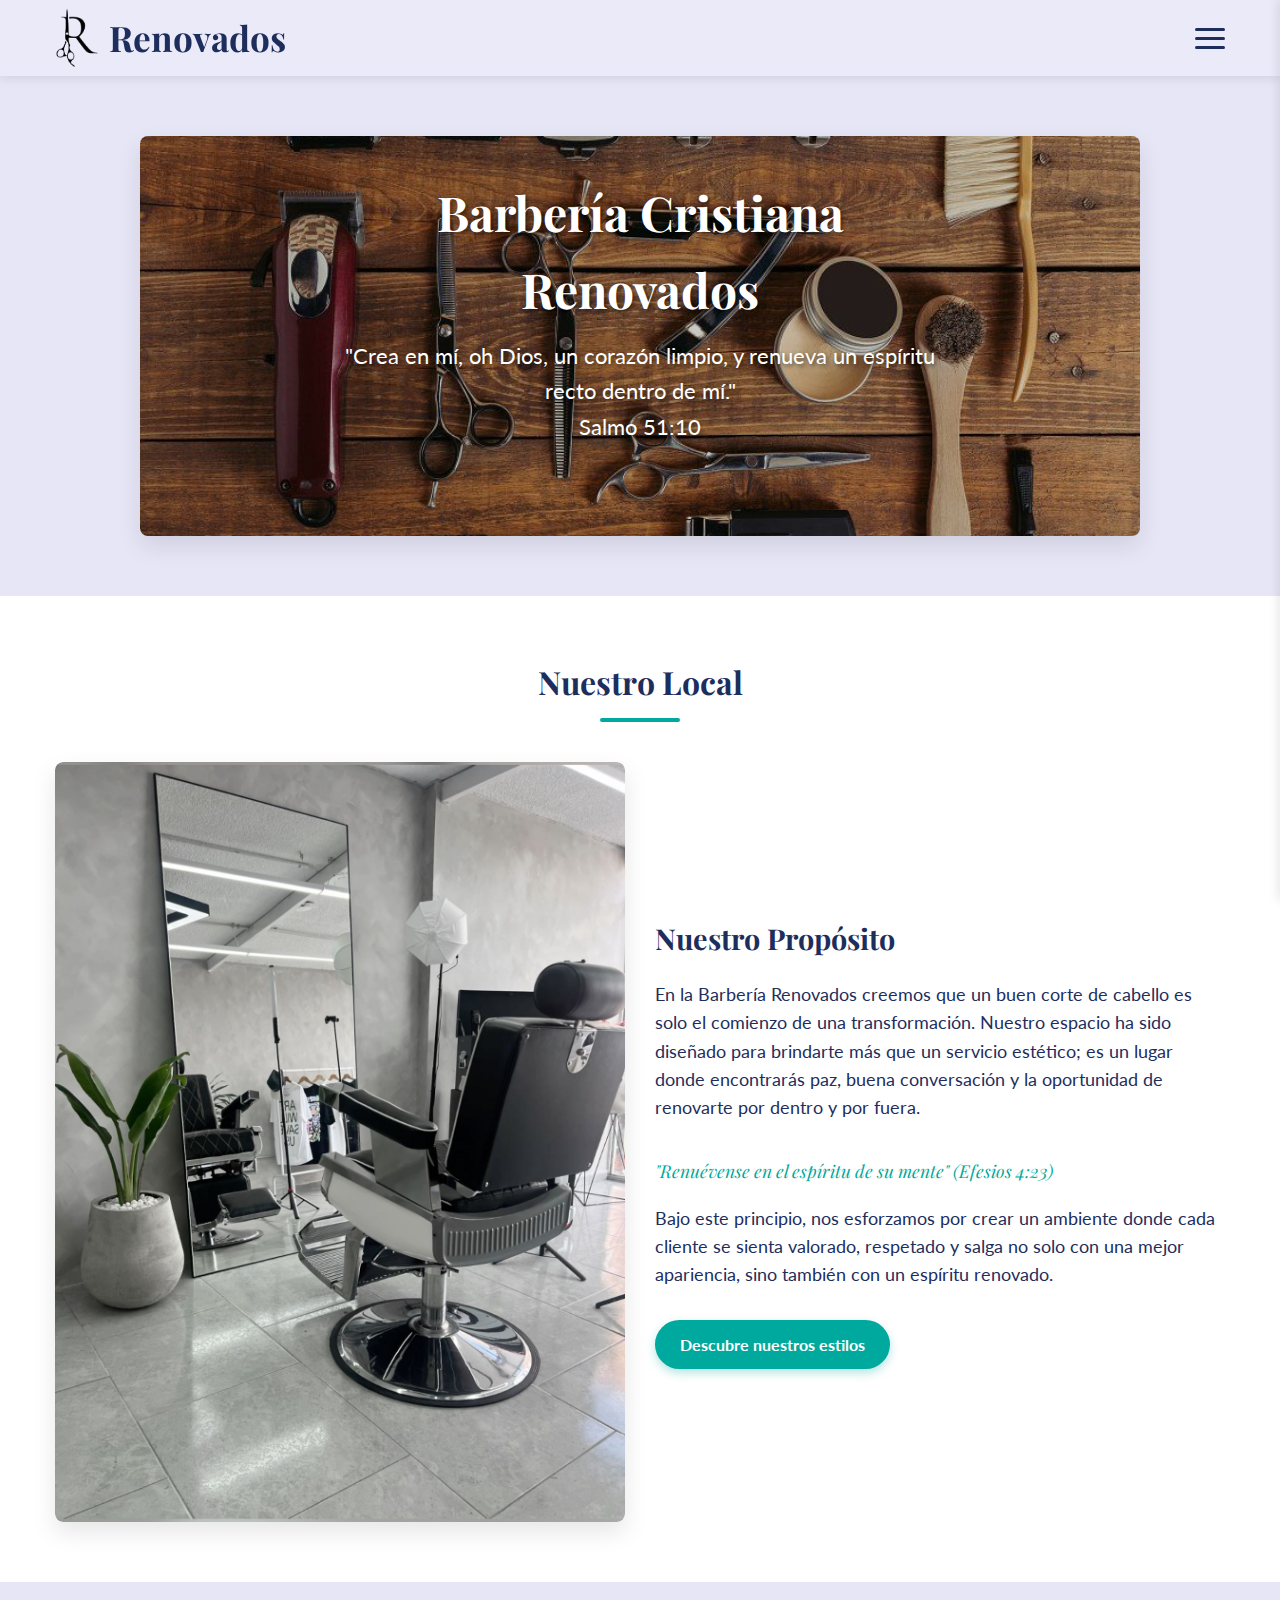
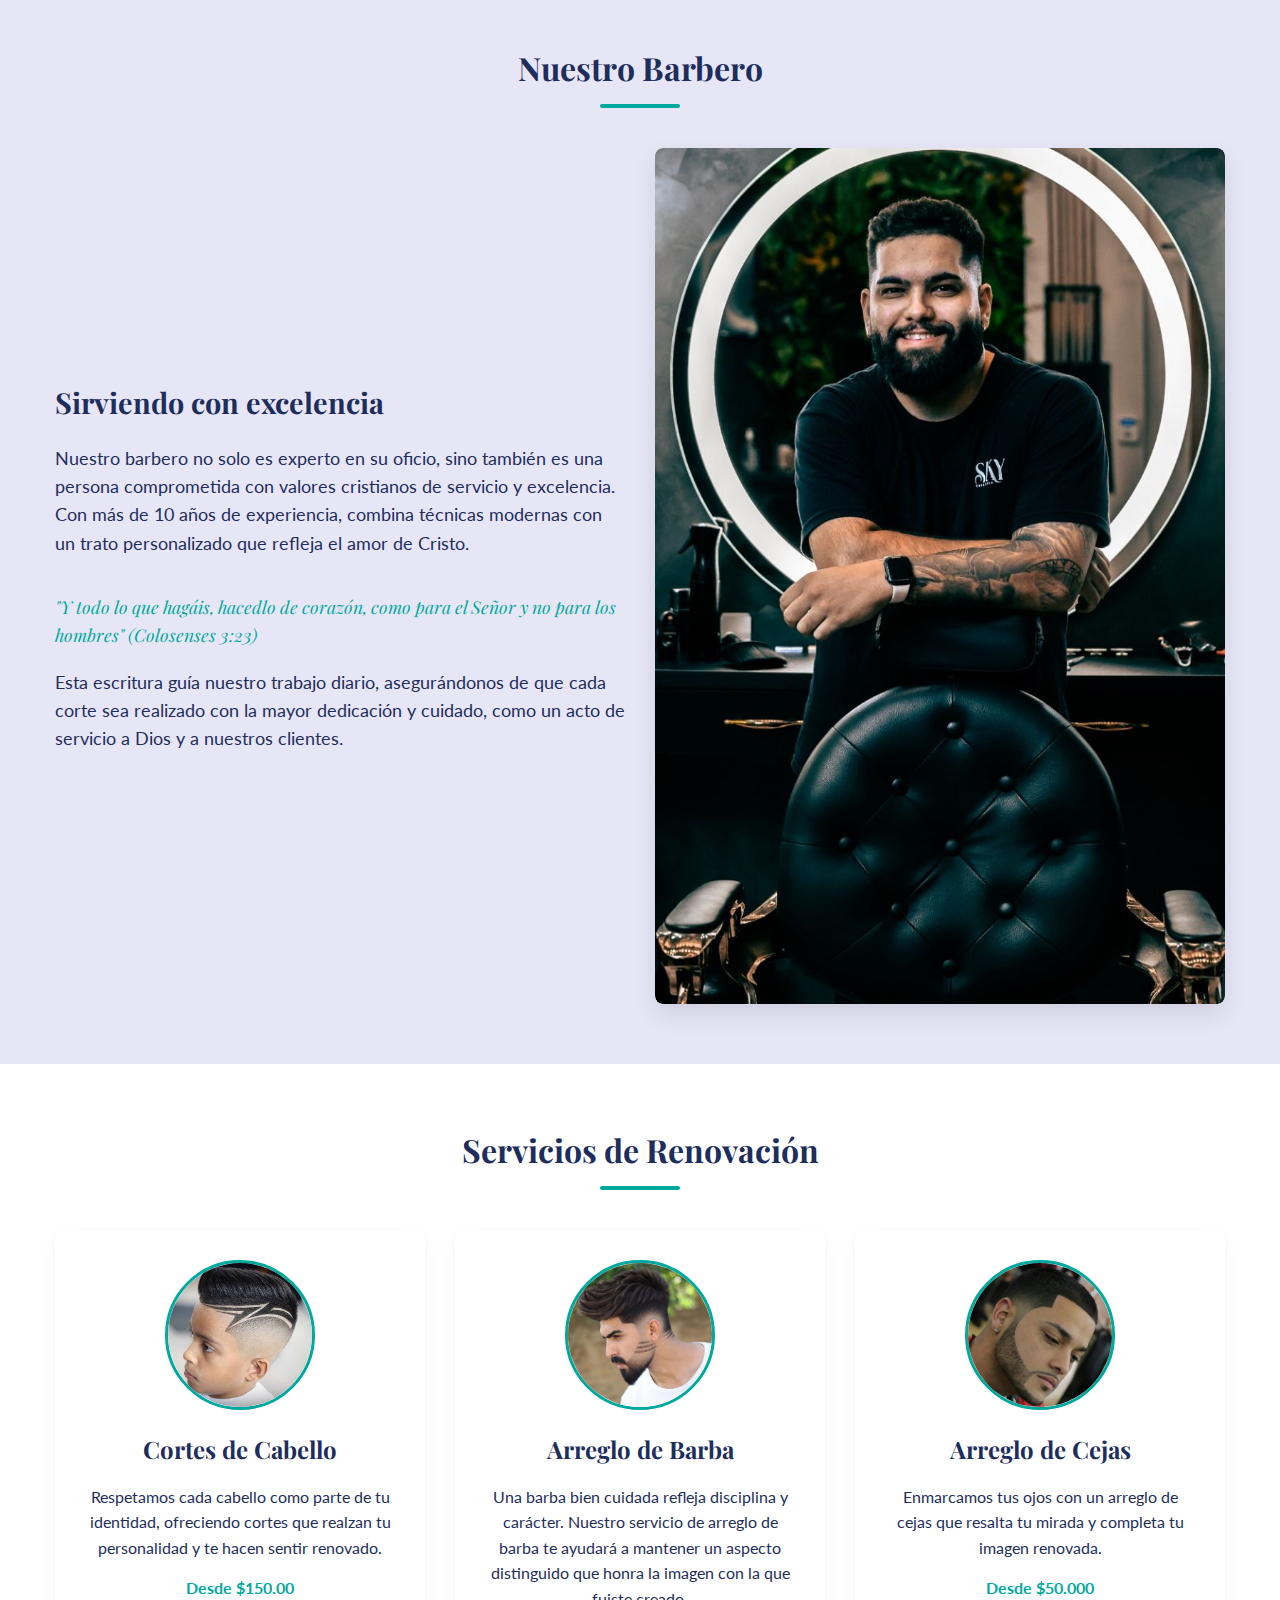
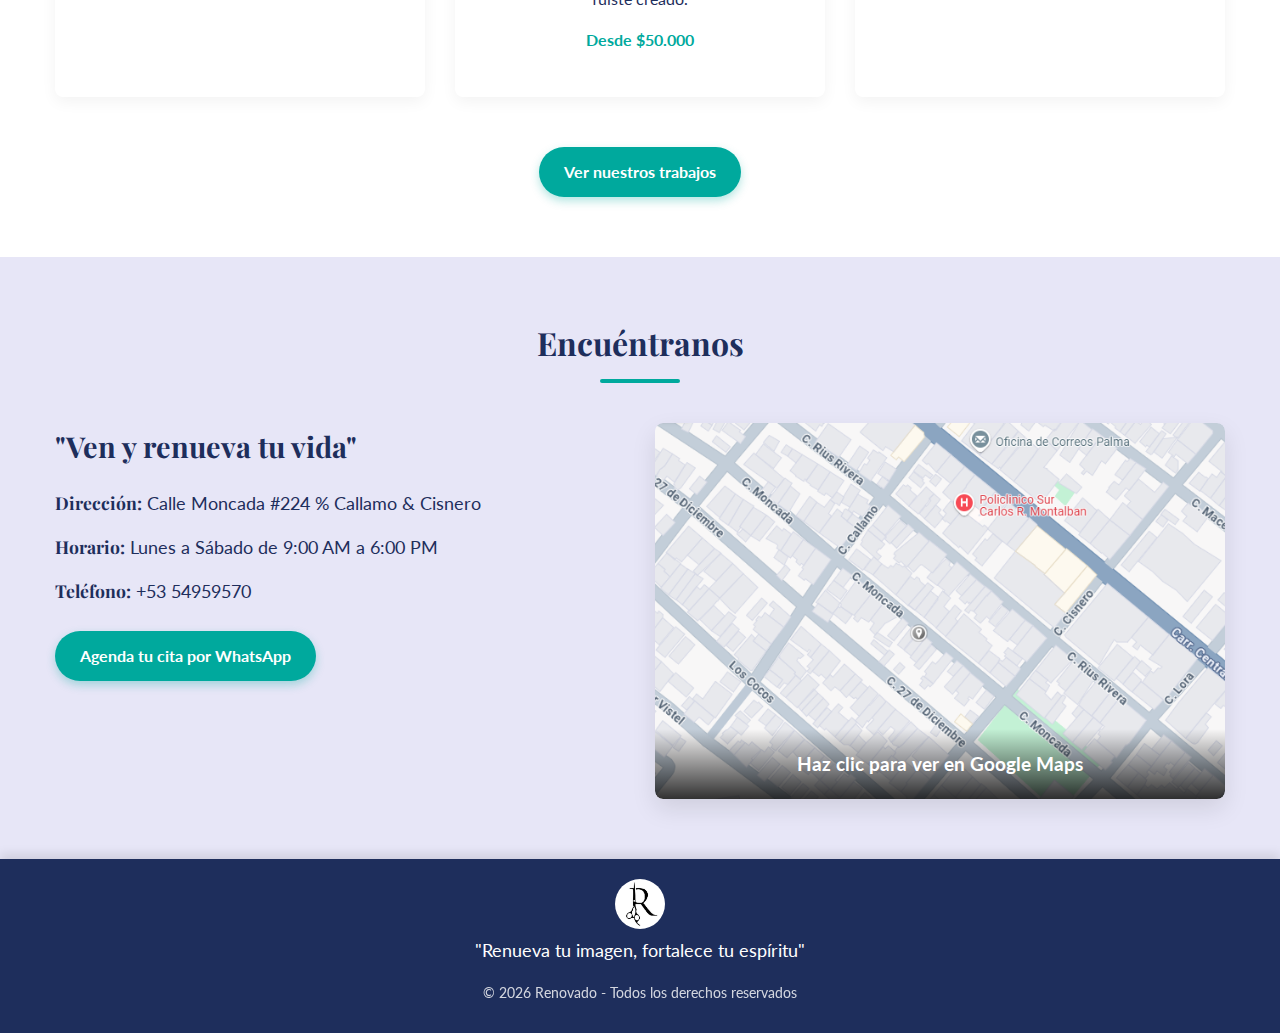
<file: index.html>
<!DOCTYPE html>
<html lang="es">
<head>
    <meta charset="UTF-8">
    <meta name="viewport" content="width=device-width, initial-scale=1.0">
    <title>Barbería Renovados</title>
    <link rel="icon" href="./img/logo 1.jpg" type="image/jpg">
    <link rel="stylesheet" href="styles.css">
    <link rel="preconnect" href="https://fonts.googleapis.com">
    <link rel="preconnect" href="https://fonts.gstatic.com" crossorigin>
    <link href="https://fonts.googleapis.com/css2?family=Lato:wght@300;400;700&family=Playfair+Display:ital,wght@0,400;0,500;0,600;0,700;1,400;1,500&display=swap" rel="stylesheet">
    
    <!-- PWA: Enlaces para el manifest y los íconos -->
    <link rel="manifest" href="./manifest.json">
    <meta name="theme-color" content="#00a99d">
    <link rel="apple-touch-icon" href="./img/icon-192.png">
    <meta name="apple-mobile-web-app-capable" content="yes">
    <meta name="apple-mobile-web-app-status-bar-style" content="black-translucent">
</head>
<body> 
    <header>
        <div class="container header-container">
            <div class="logo-container">
                <img src="./img/logo.png" alt="Logo Renovado" class="logo-img">
                <h1>Renovados</h1>
            </div>
            <button class="menu-toggle" aria-label="Abrir menú">
                <span class="bar"></span>
                <span class="bar"></span>
                <span class="bar"></span>
            </button>
        </div>
    </header>

    <nav class="menu">
        <div class="menu-header">
            <h2>Menú</h2>
            <button class="menu-close" aria-label="Cerrar menú">✕</button>
        </div>
        <ul>
            <li><a href="index.html" class="menu-link active">Inicio</a></li>
            <li><a href="galeria.html#ninos" class="menu-link">Cortes para Niños</a></li>
            <li><a href="galeria.html#clasicos" class="menu-link">Cortes Clásicos</a></li>
            <li><a href="galeria.html#degradados" class="menu-link">Degradados</a></li>
            <li><a href="galeria.html#afro" class="menu-link">Afro</a></li>
            <li><a href="galeria.html#disenos" class="menu-link">Diseños</a></li>
            <li><a href="galeria.html#barba" class="menu-link">Barba</a></li>
        </ul>
    </nav>
    
    <div class="overlay"></div>

    <main>
        <!-- Sección Hero -->
        <section class="intro section-light">
            <div class="container">
                <div class="hero-image">
                    <img src="./img/00001.jpg" alt="Barbería Renovado">
                </div>
                <div class="hero-text">
                    <h2>Barbería Cristiana Renovados</h2>
                    <p>"Crea en mí, oh Dios, un corazón limpio, y renueva un espíritu recto dentro de mí."</p>
                    <p>Salmo 51:10</p>
                </div>
            </div>
        </section>

        <!-- Sección Sobre Nosotros -->
        <section class="about-section section-white">
            <div class="container">
                <h2 class="section-title">Nuestro Local</h2>
                <div class="about-content">
                    <div class="about-image">
                        <img src="./img/barberia.jpg" alt="Local de Barbería Renovado">
                    </div>
                    <div class="about-text">
                        <h3>Nuestro Propósito</h3>
                        <p>En la Barbería Renovados creemos que un buen corte de cabello es solo el comienzo de una transformación. Nuestro espacio ha sido diseñado para brindarte más que un servicio estético; es un lugar donde encontrarás paz, buena conversación y la oportunidad de renovarte por dentro y por fuera.</p>
                        <p class="bible-verse">"Renuévense en el espíritu de su mente" (Efesios 4:23)</p>
                        <p>Bajo este principio, nos esforzamos por crear un ambiente donde cada cliente se sienta valorado, respetado y salga no solo con una mejor apariencia, sino también con un espíritu renovado.</p>
                        <div class="button-container">
                            <a href="galeria.html" class="btn-primary">Descubre nuestros estilos</a>
                        </div>
                    </div>
                </div>
            </div>
        </section>

        <!-- Sección Barbero -->
        <section class="barber-section section-light">
            <div class="container">
                <h2 class="section-title">Nuestro Barbero</h2>
                <div class="barber-content">
                    <div class="barber-image">
                        <img src="./img/barbero.jpg" alt="Barbero de Renovado">
                    </div>
                    <div class="barber-text">
                        <h3>Sirviendo con excelencia</h3>
                        <p>Nuestro barbero no solo es experto en su oficio, sino también es una persona comprometida con valores cristianos de servicio y excelencia. Con más de 10 años de experiencia, combina técnicas modernas con un trato personalizado que refleja el amor de Cristo.</p>
                        <p class="bible-verse">"Y todo lo que hagáis, hacedlo de corazón, como para el Señor y no para los hombres" (Colosenses 3:23)</p>
                        <p>Esta escritura guía nuestro trabajo diario, asegurándonos de que cada corte sea realizado con la mayor dedicación y cuidado, como un acto de servicio a Dios y a nuestros clientes.</p>
                    </div>
                </div>
            </div>
        </section>

        <!-- Sección Servicios -->
        <section class="services-section section-white">
            <div class="container">
                <h2 class="section-title">Servicios de Renovación</h2>
                <div class="services-grid">
                    <div class="service-card">
                        <div class="service-icon">
                            <img src="./img/diseño/119.jpg" alt="Icono de corte de cabello">
                        </div>
                        <h3>Cortes de Cabello</h3>
                        <p>Respetamos cada cabello como parte de tu identidad, ofreciendo cortes que realzan tu personalidad y te hacen sentir renovado.</p>
                        <p class="service-price">Desde $150.00</p>
                    </div>
                    <div class="service-card">
                        <div class="service-icon">
                            <img src="./img/diseño/001.jpg" alt="Icono de barba">
                        </div>
                        <h3>Arreglo de Barba</h3>
                        <p>Una barba bien cuidada refleja disciplina y carácter. Nuestro servicio de arreglo de barba te ayudará a mantener un aspecto distinguido que honra la imagen con la que fuiste creado.</p>
                        <p class="service-price">Desde $50.000</p>
                    </div>
                    <div class="service-card">
                        <div class="service-icon">
                            <img src="./img/barba/081.jpg" alt="Icono de cejas">
                        </div>
                        <h3>Arreglo de Cejas</h3>
                        <p>Enmarcamos tus ojos con un arreglo de cejas que resalta tu mirada y completa tu imagen renovada.</p>
                        <p class="service-price">Desde $50.000</p>
                    </div>
                </div>
                <div class="services-cta">
                    <div class="button-container">
                        <a href="galeria.html" class="btn-primary">Ver nuestros trabajos</a>
                    </div>
                </div>
            </div>
        </section>

        <!-- Sección Ubicación -->
        <section class="location-section section-light">
            <div class="container">
                <h2 class="section-title">Encuéntranos</h2>
                <div class="location-content">
                    <div class="location-info">
                        <h3>"Ven y renueva tu vida"</h3>
                        <p><strong>Dirección:</strong> Calle Moncada #224 % Callamo & Cisnero</p>
                        <p><strong>Horario:</strong> Lunes a Sábado de 9:00 AM a 6:00 PM</p>
                        <p><strong>Teléfono:</strong> +53 54959570</p>
                        <div class="button-container">
                            <a href="https://wa.me/54959570" class="btn-primary" target="_blank">Agenda tu cita por WhatsApp</a>
                        </div>
                    </div>
                    <div class="location-map">
                        <a href="https://www.google.com/maps?q=20.209300,-75.995192" target="_blank" class="map-link">
                            <img src="./img/mapa.png" alt="Ubicación de Barbería Renovado" class="map-image">
                            <div class="map-overlay">
                                <span>Haz clic para ver en Google Maps</span>
                            </div>
                        </a>
                    </div>
                </div>
            </div>
        </section>
    </main>

    <footer>
        <div class="container">
            <div class="footer-logo">
                <img src="./img/logo 1.jpg" alt="Logo Barbería Cristiana Renovados" class="footer-logo-img">
            </div>
            <p>"Renueva tu imagen, fortalece tu espíritu"</p>
            <p class="copyright">© <span id="current-year"></span> Renovado - Todos los derechos reservados</p>
        </div>
    </footer>

    <script src="script.js"></script>
    <script src="pwa.js"></script>
</body>
</html>
</file>
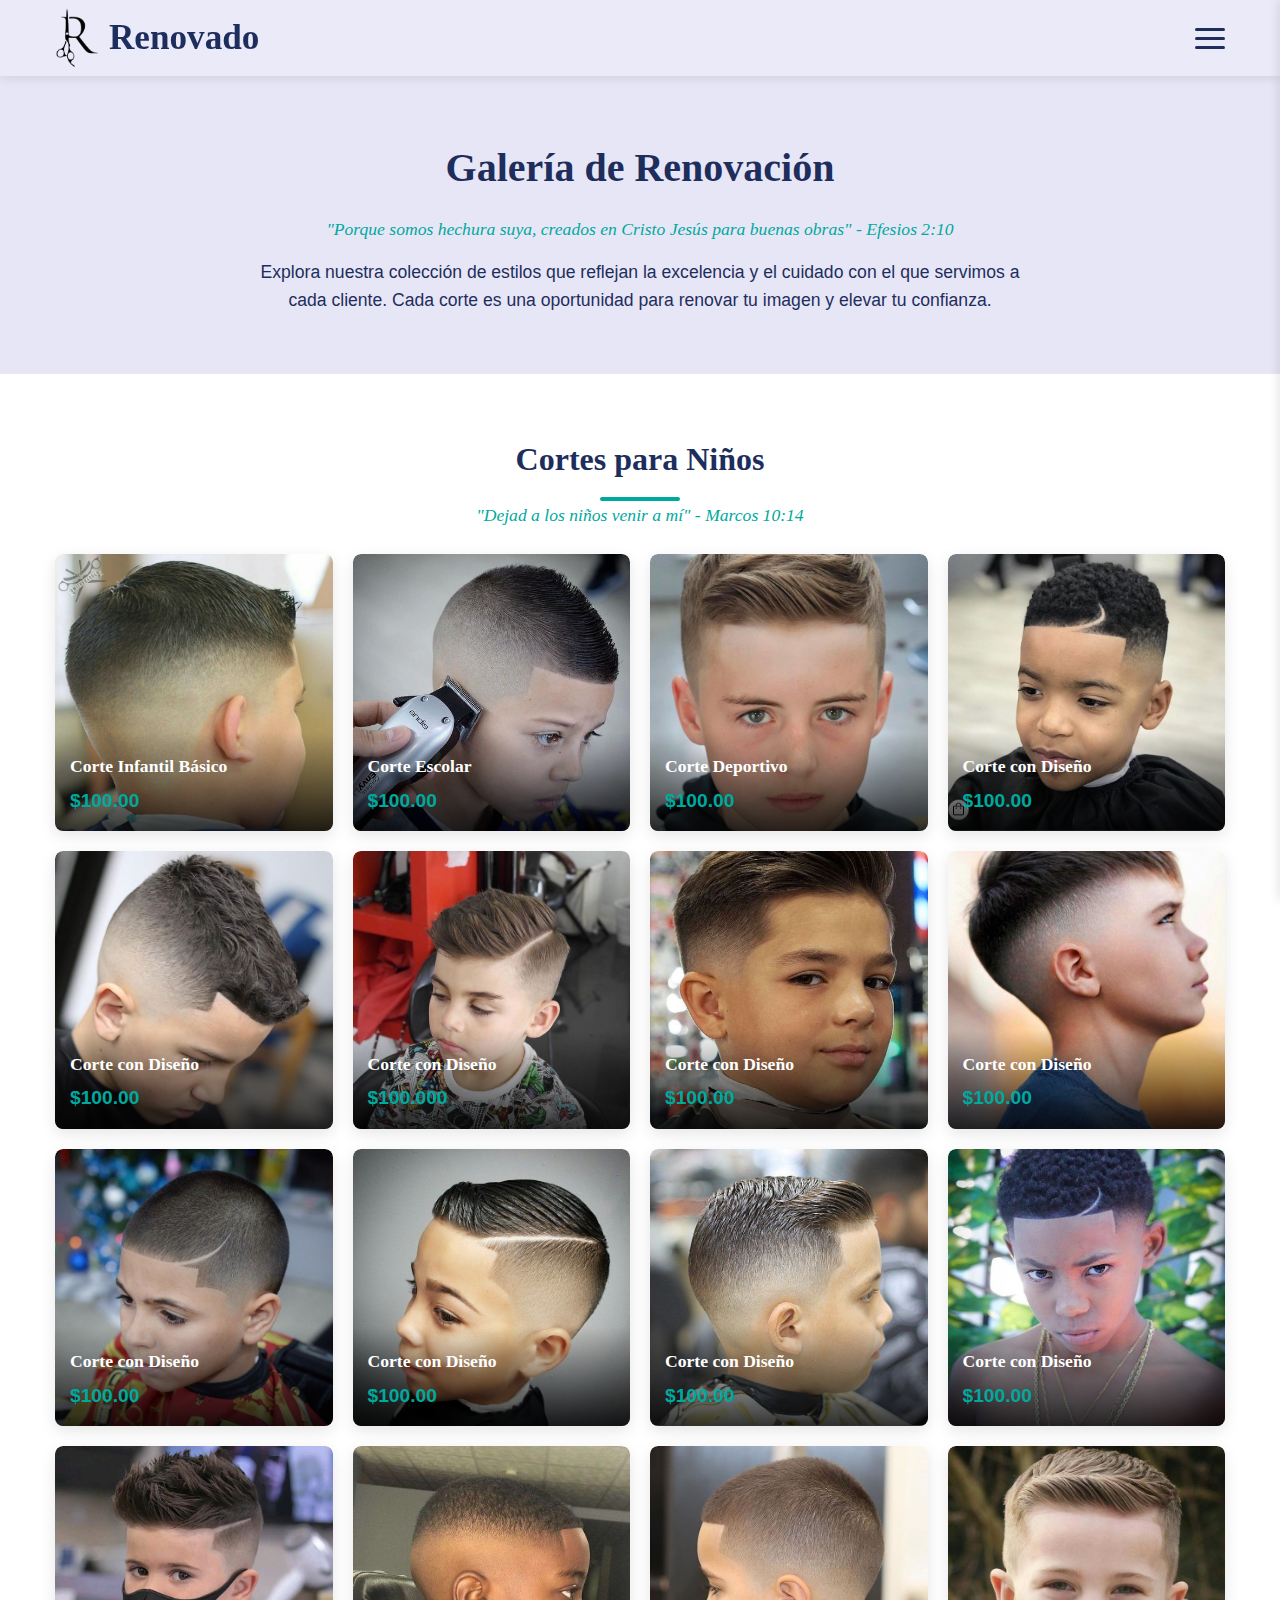
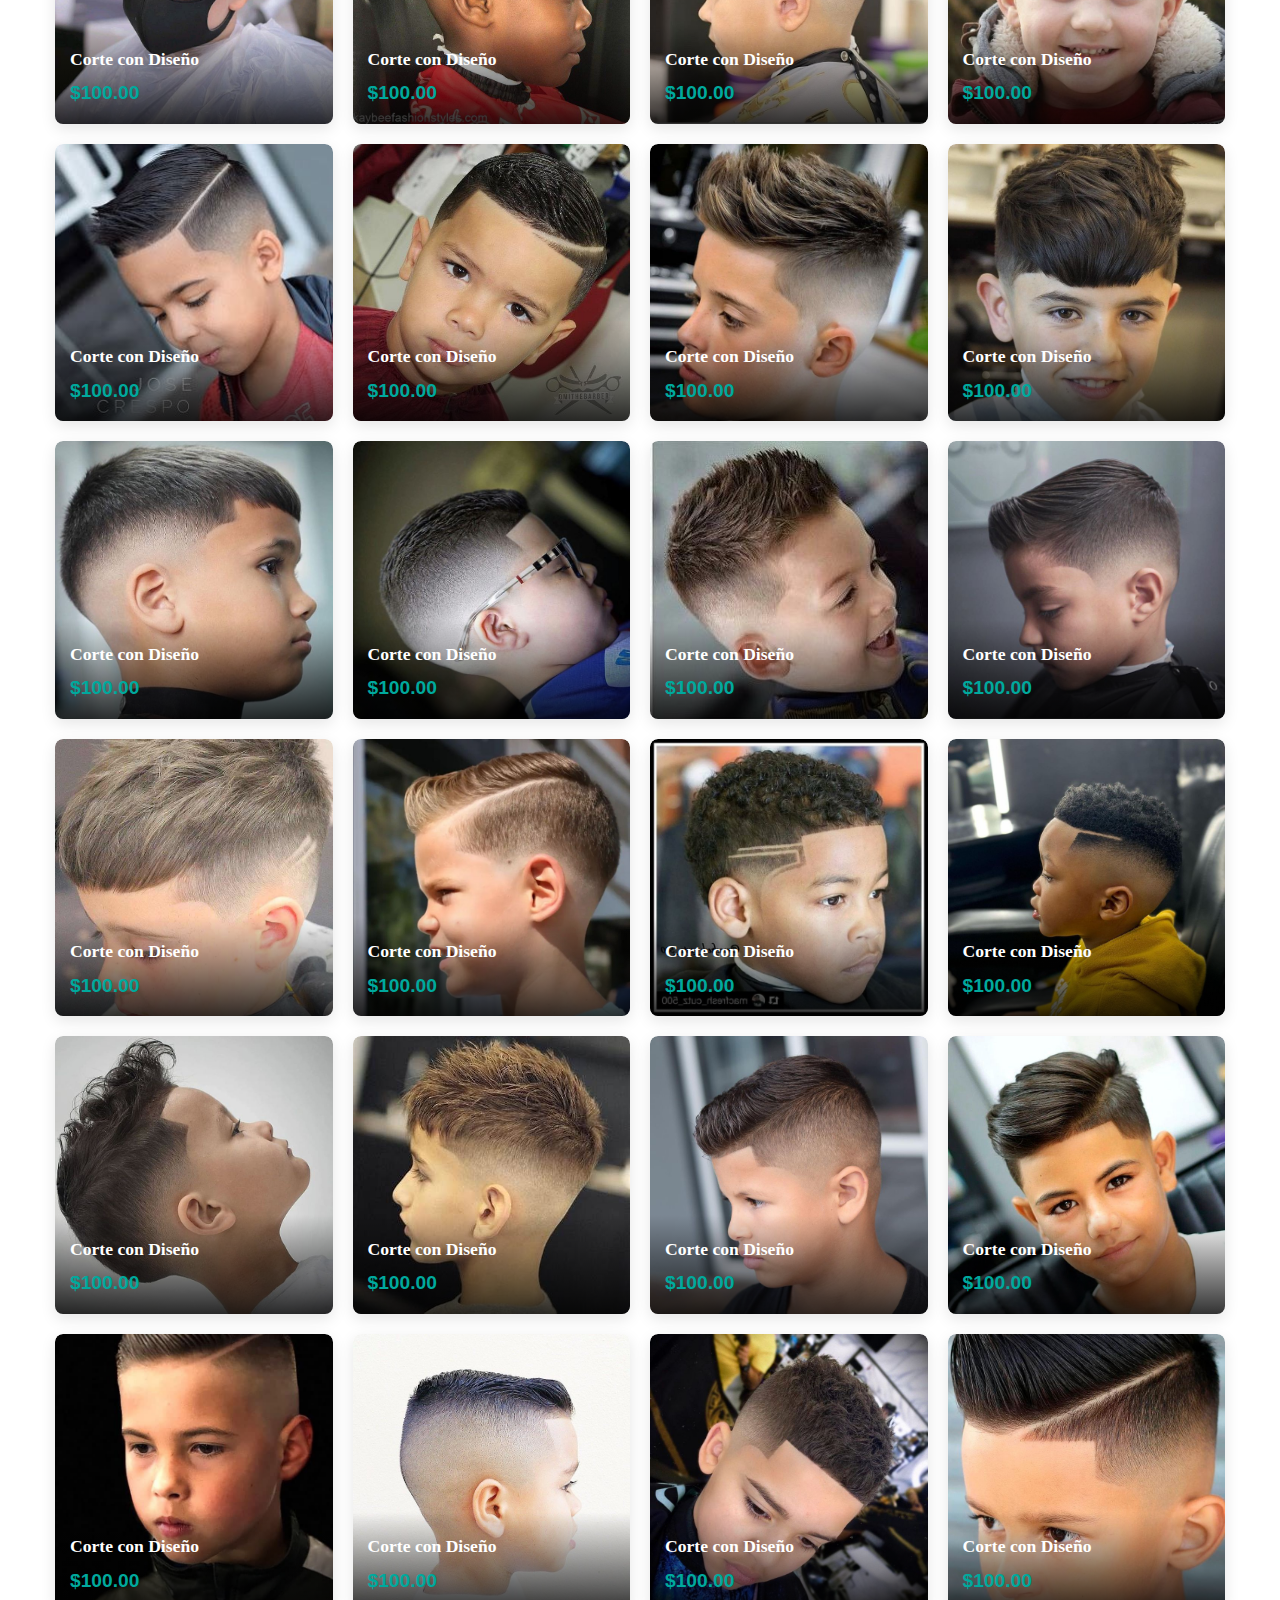
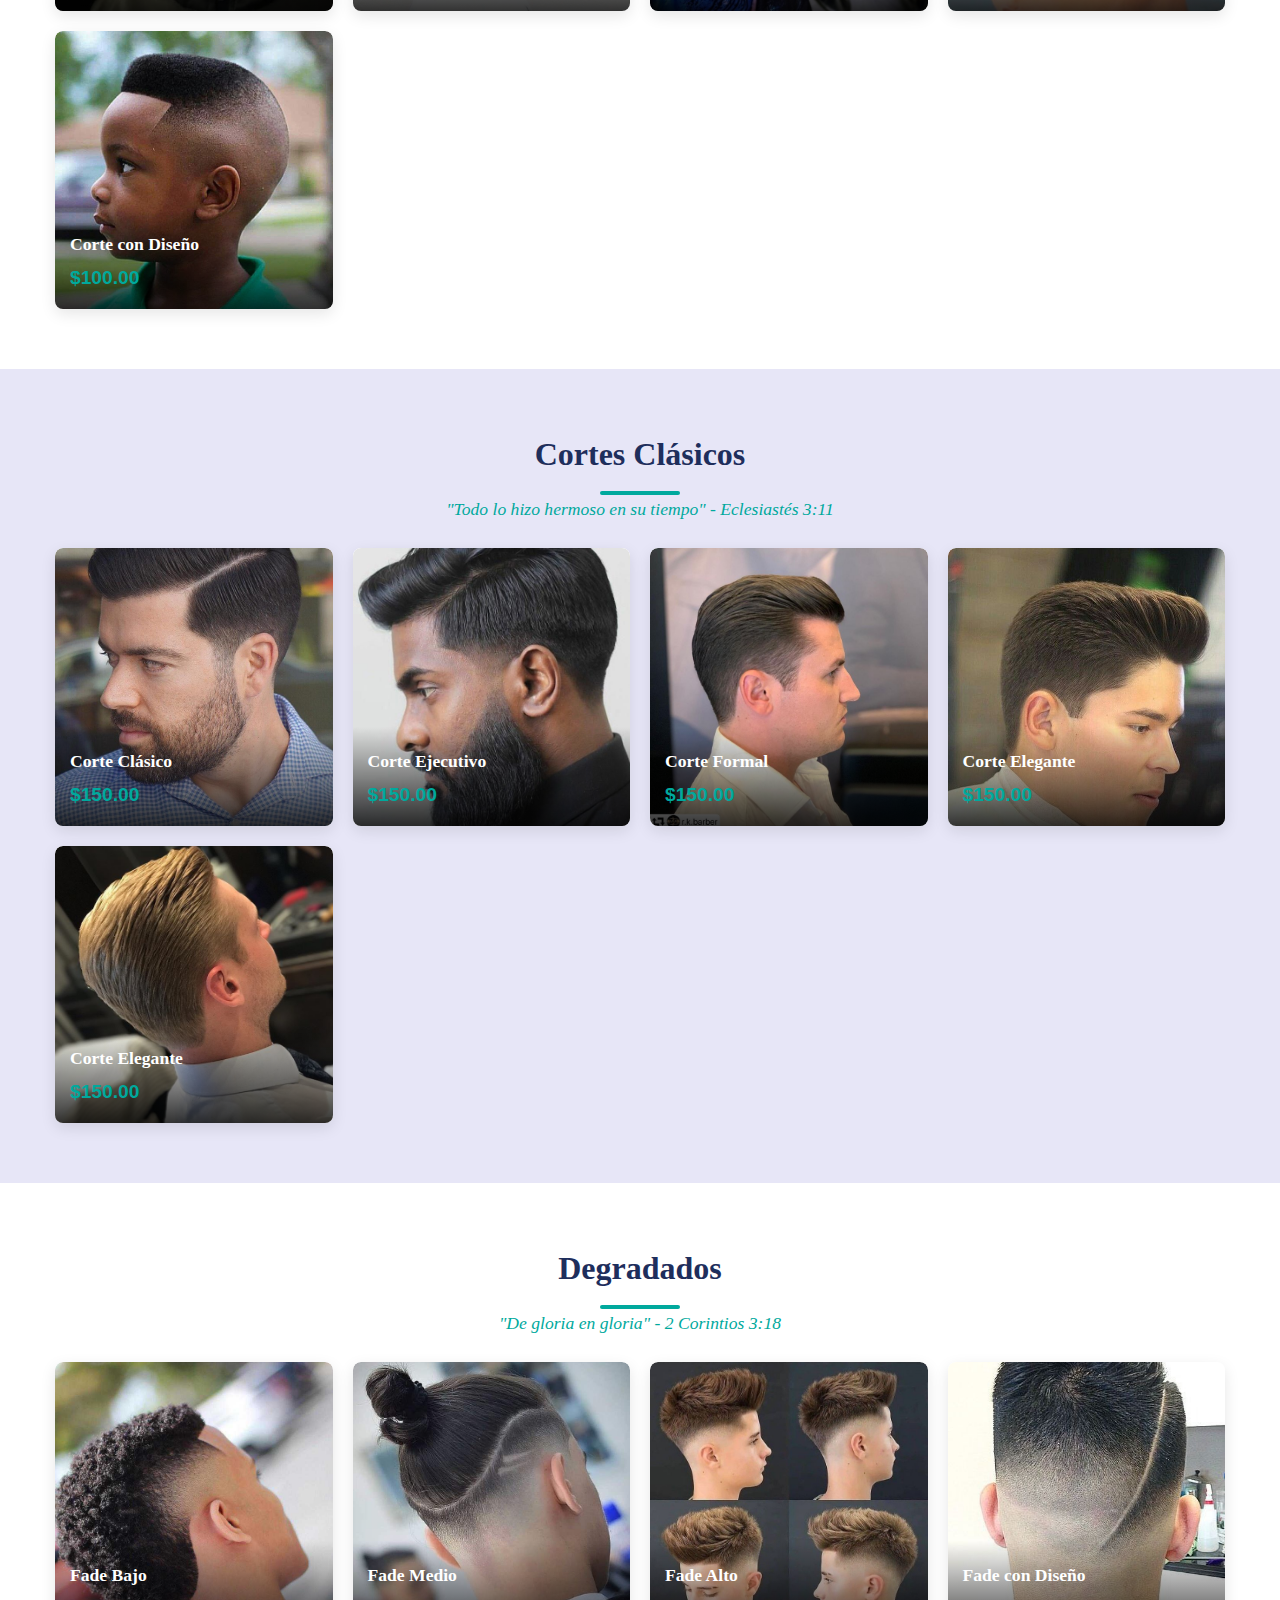
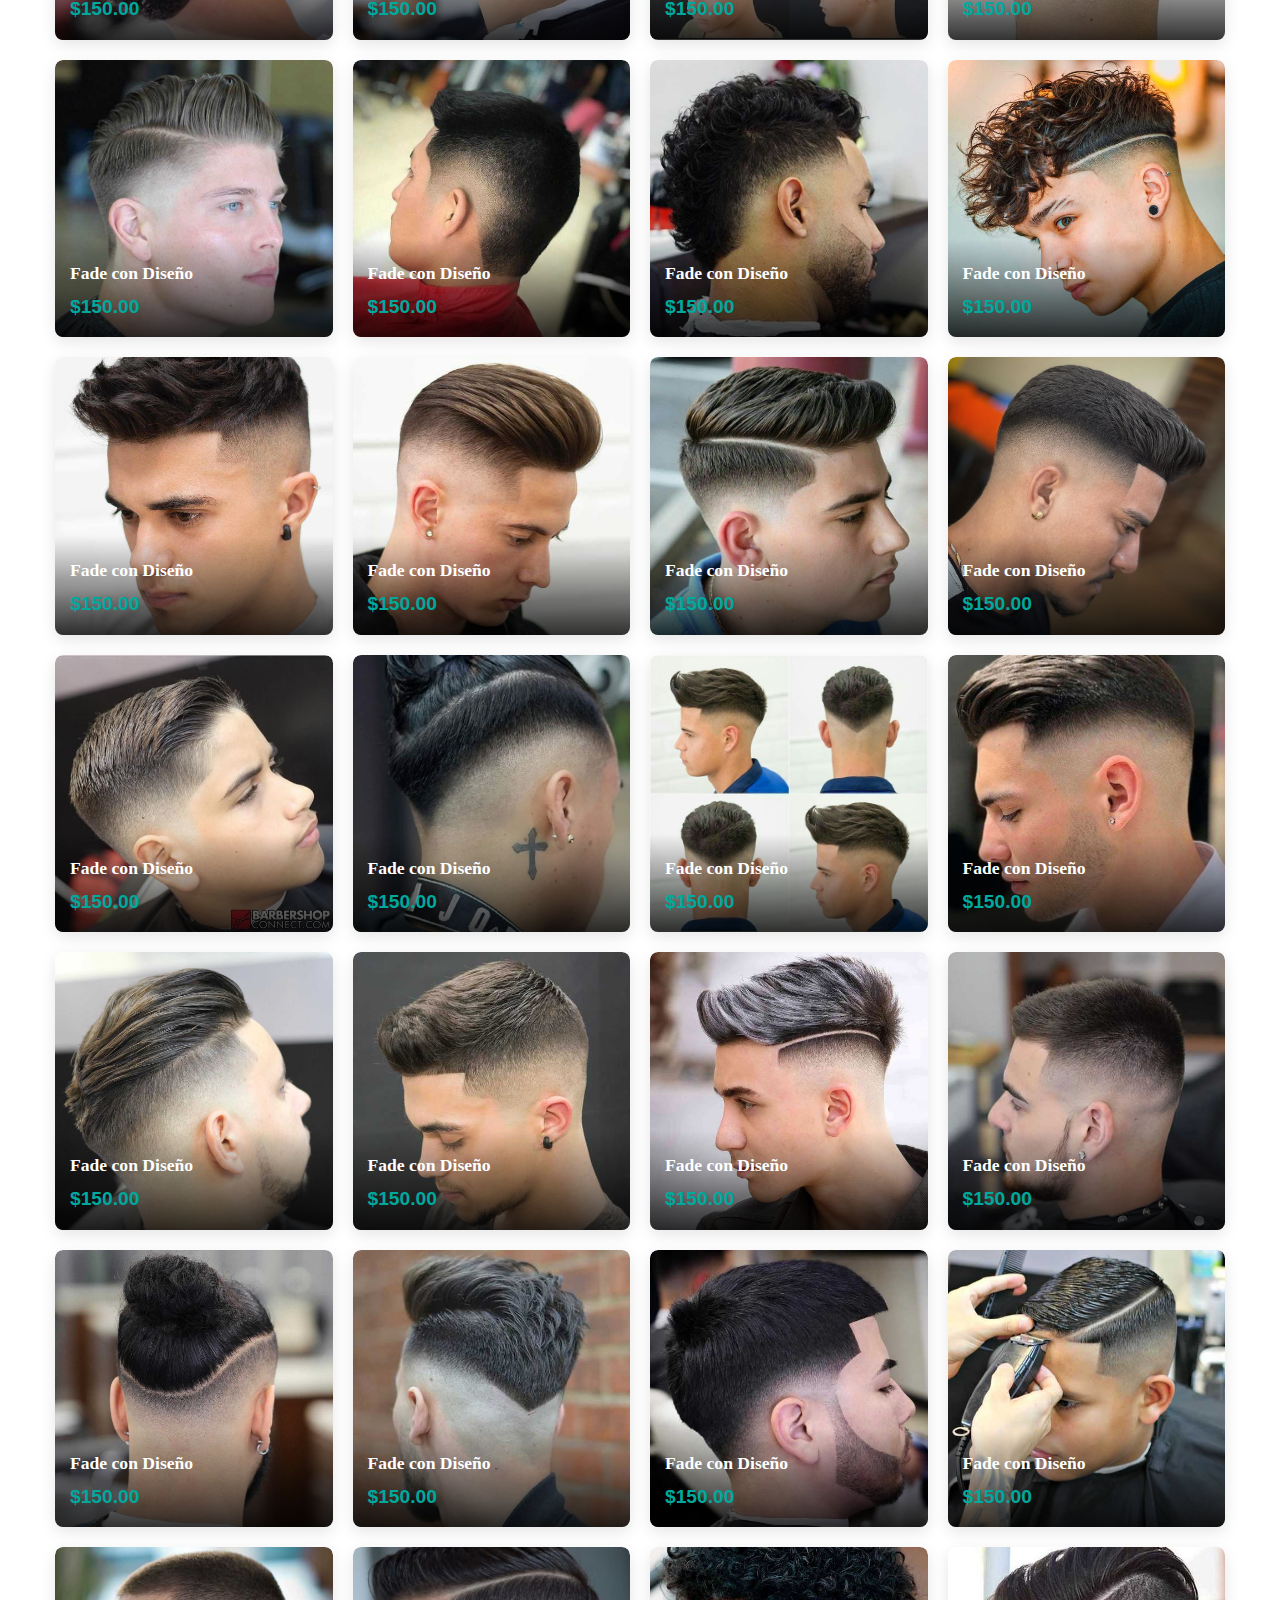
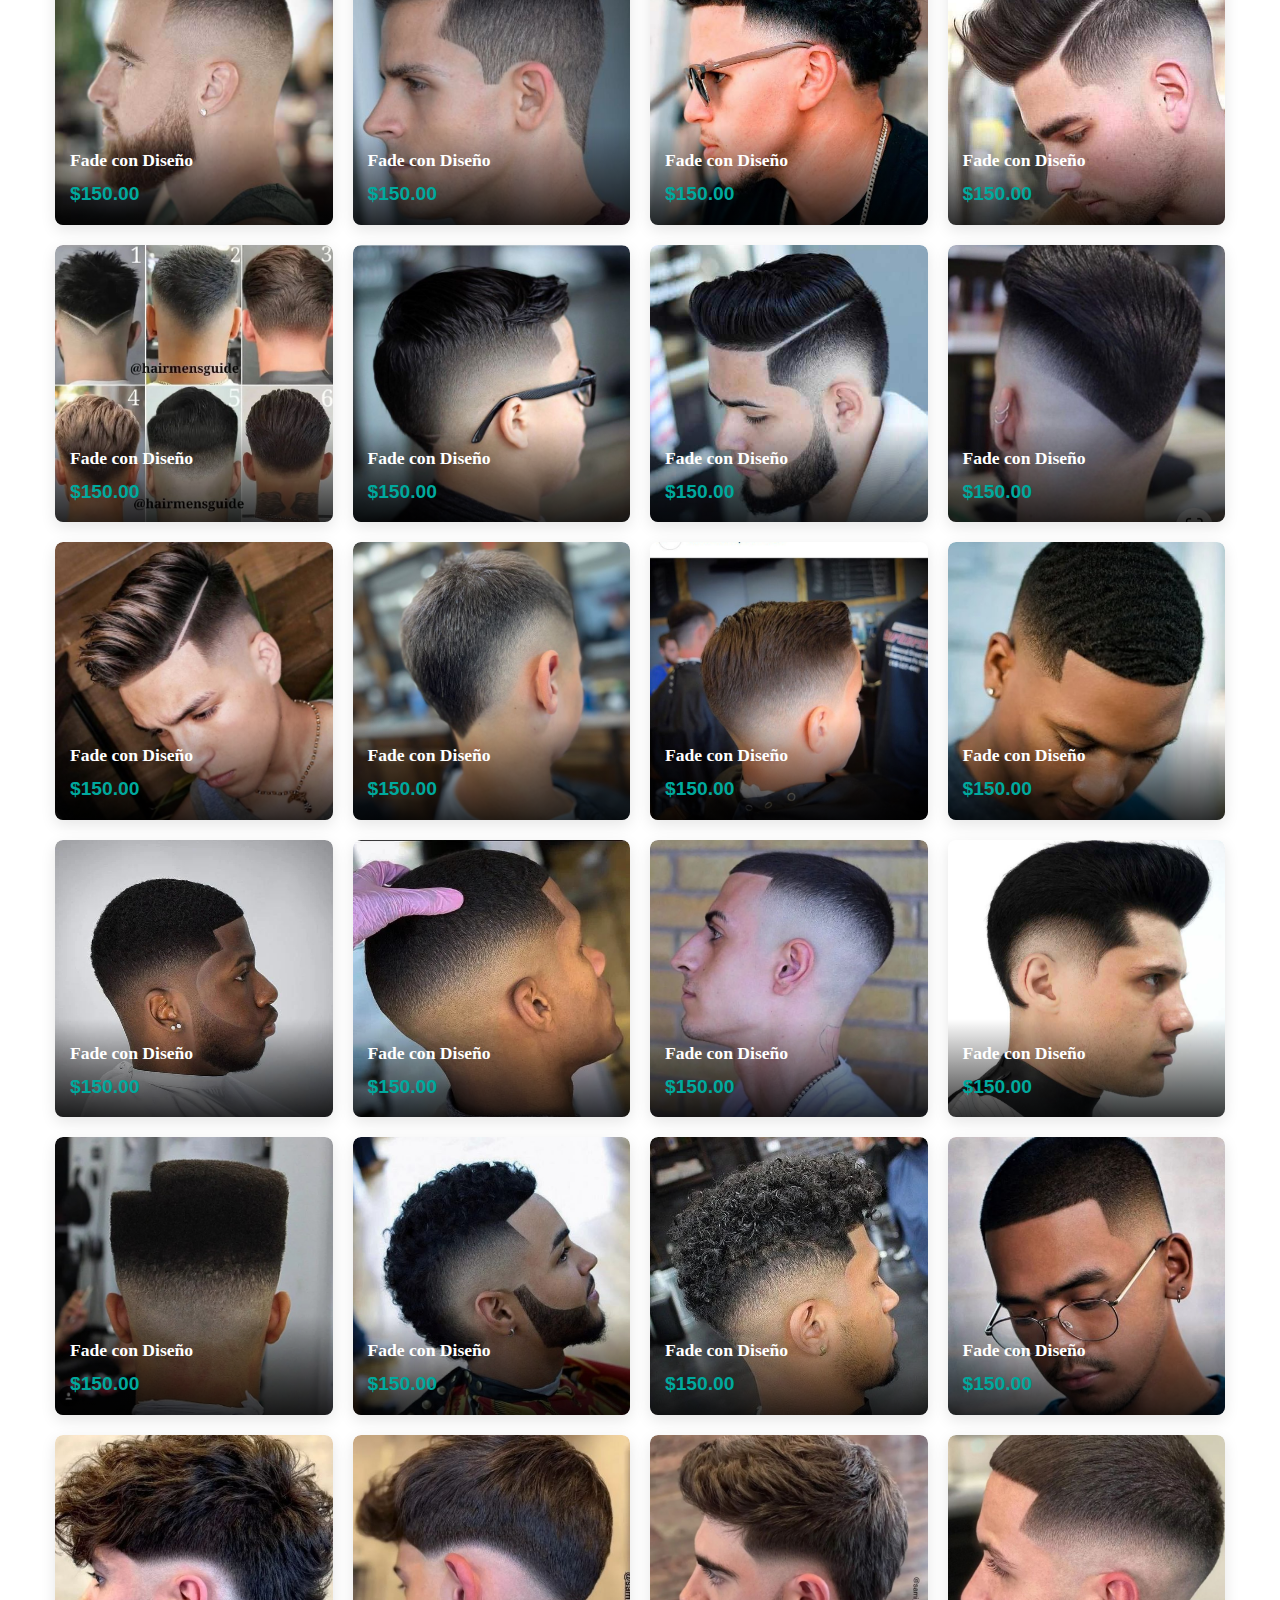
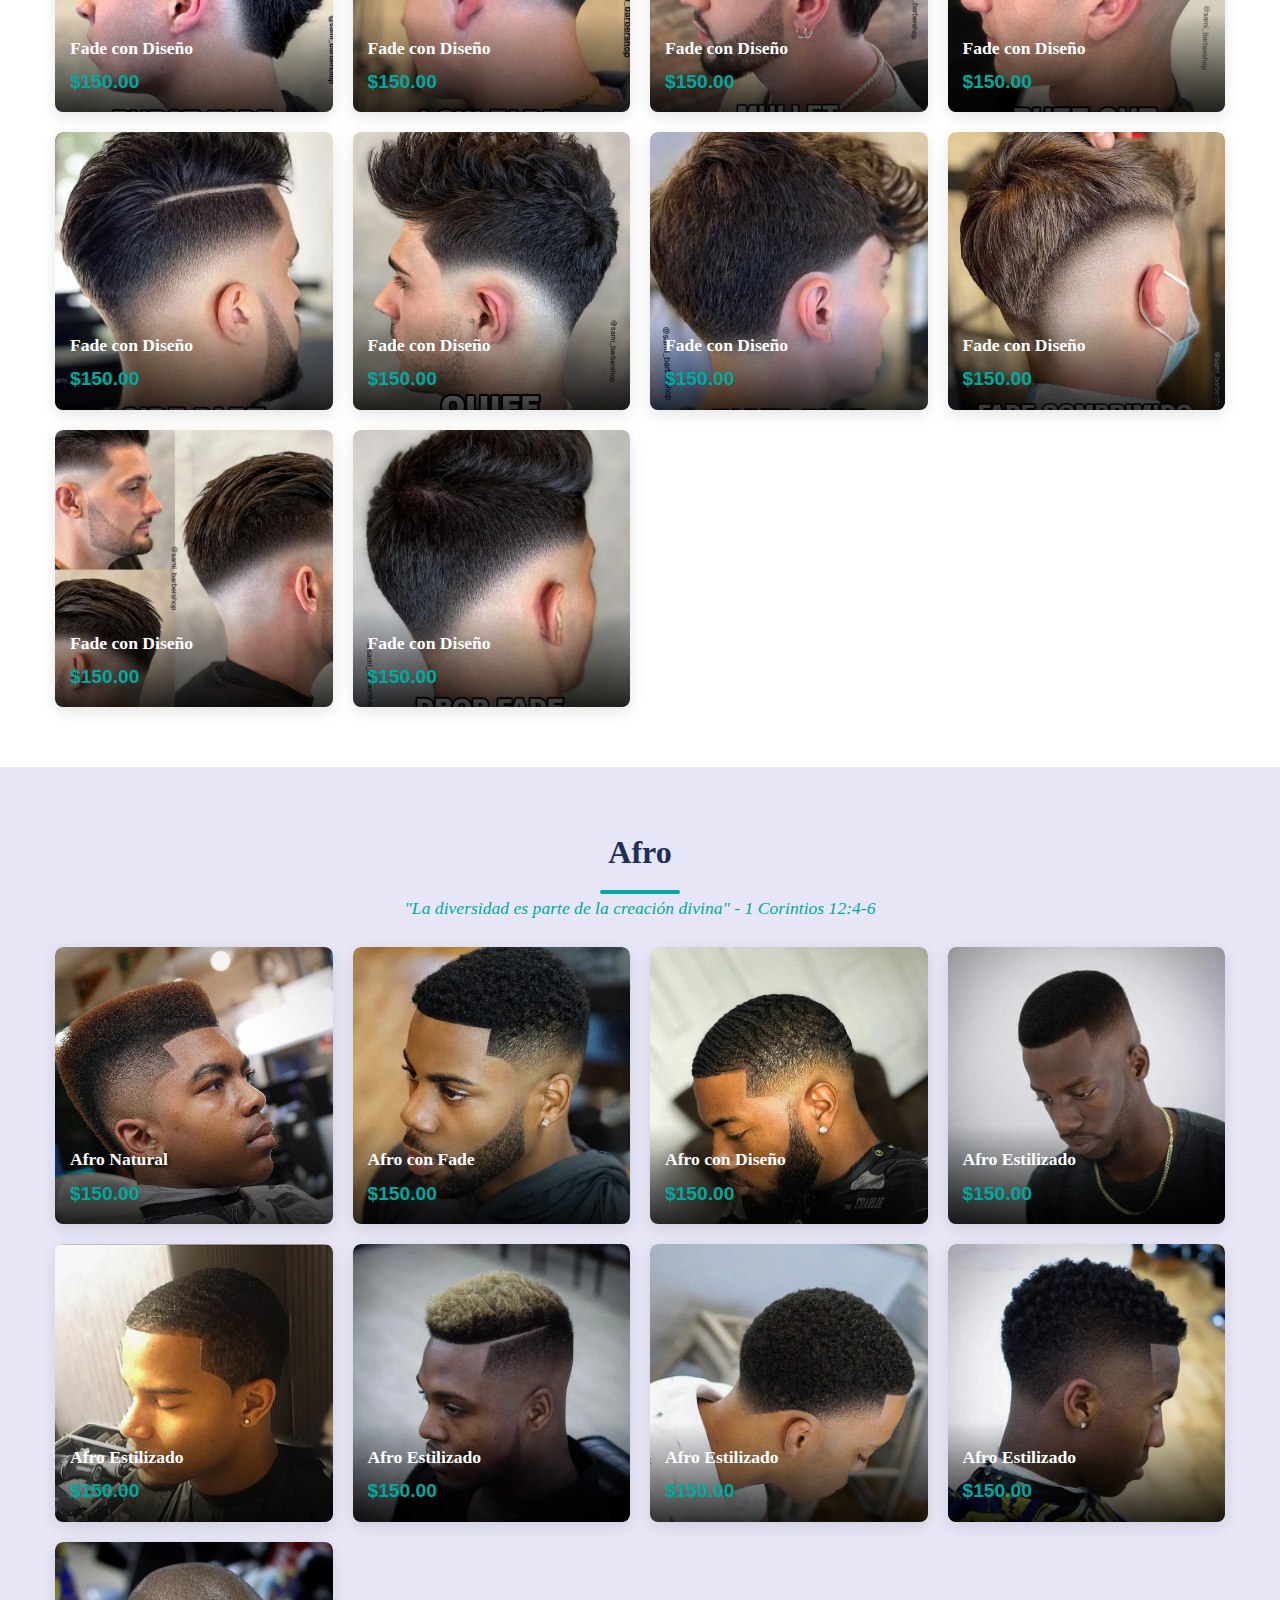
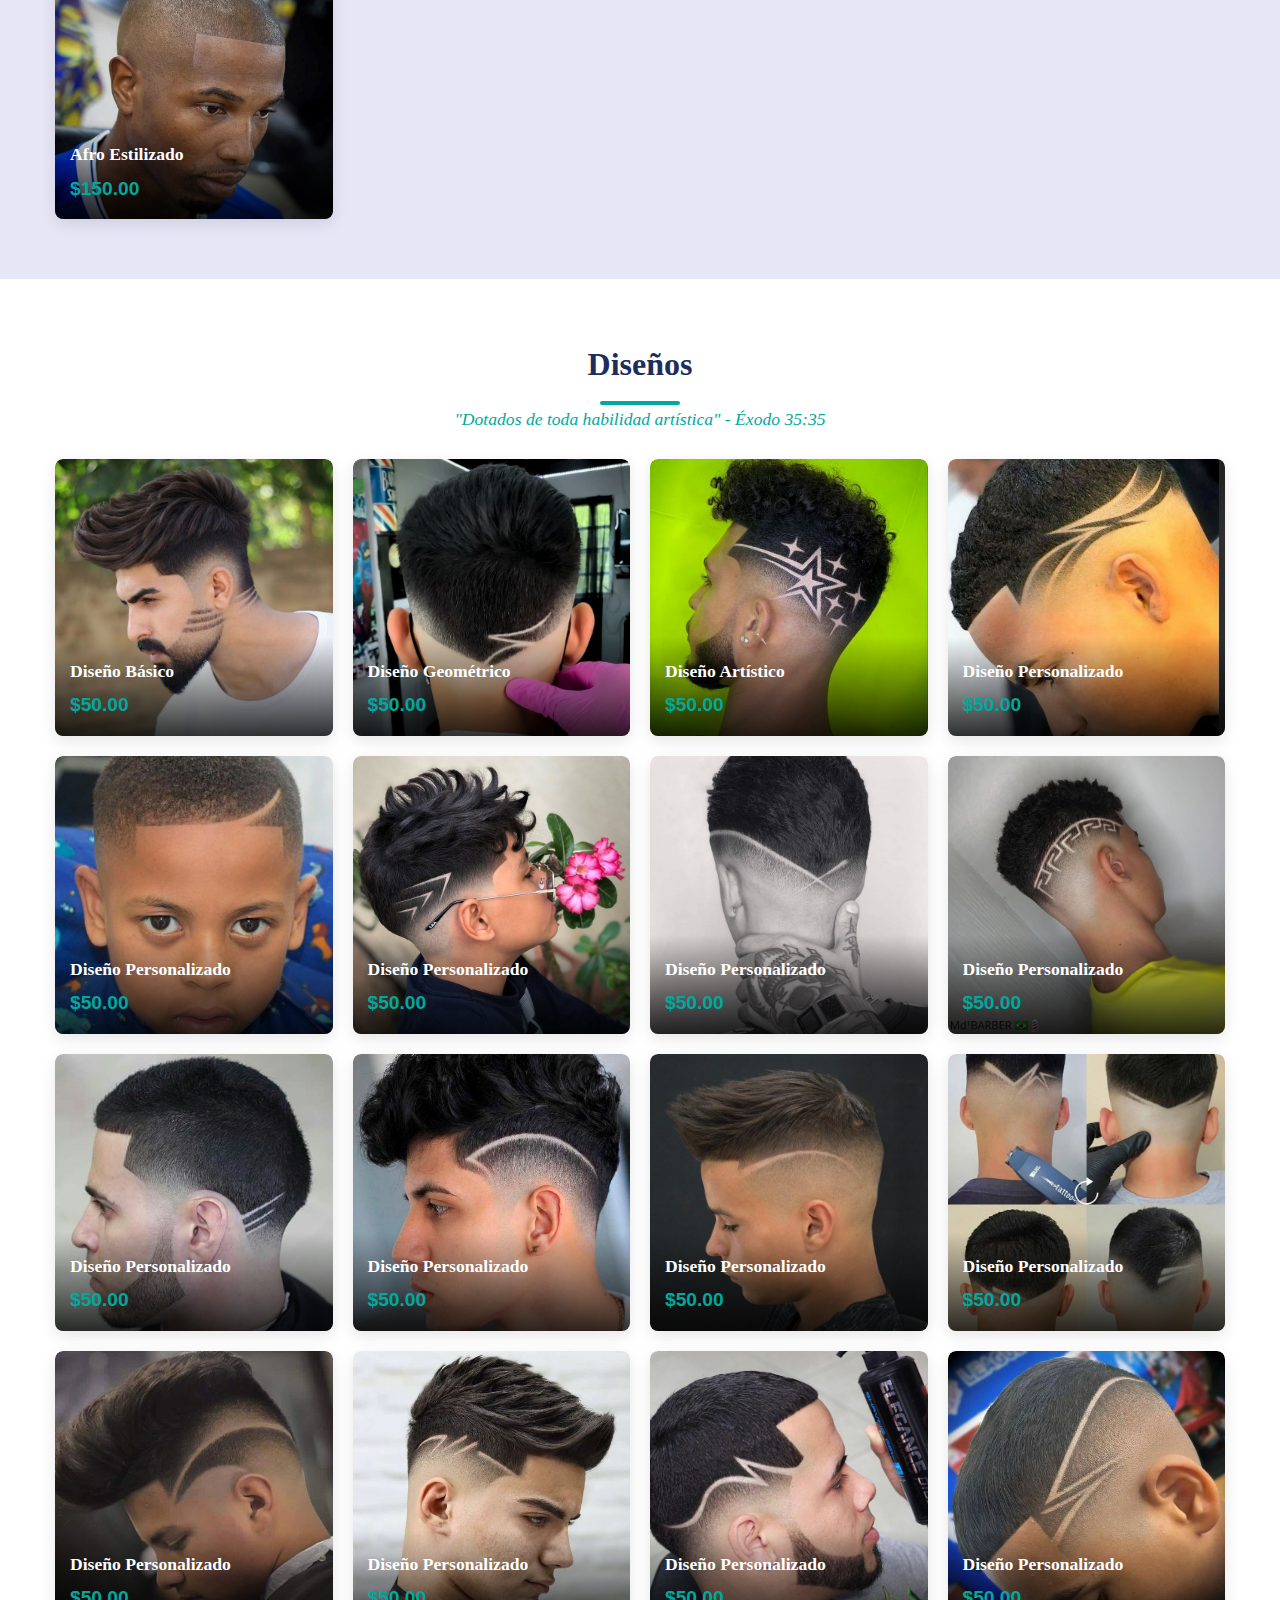
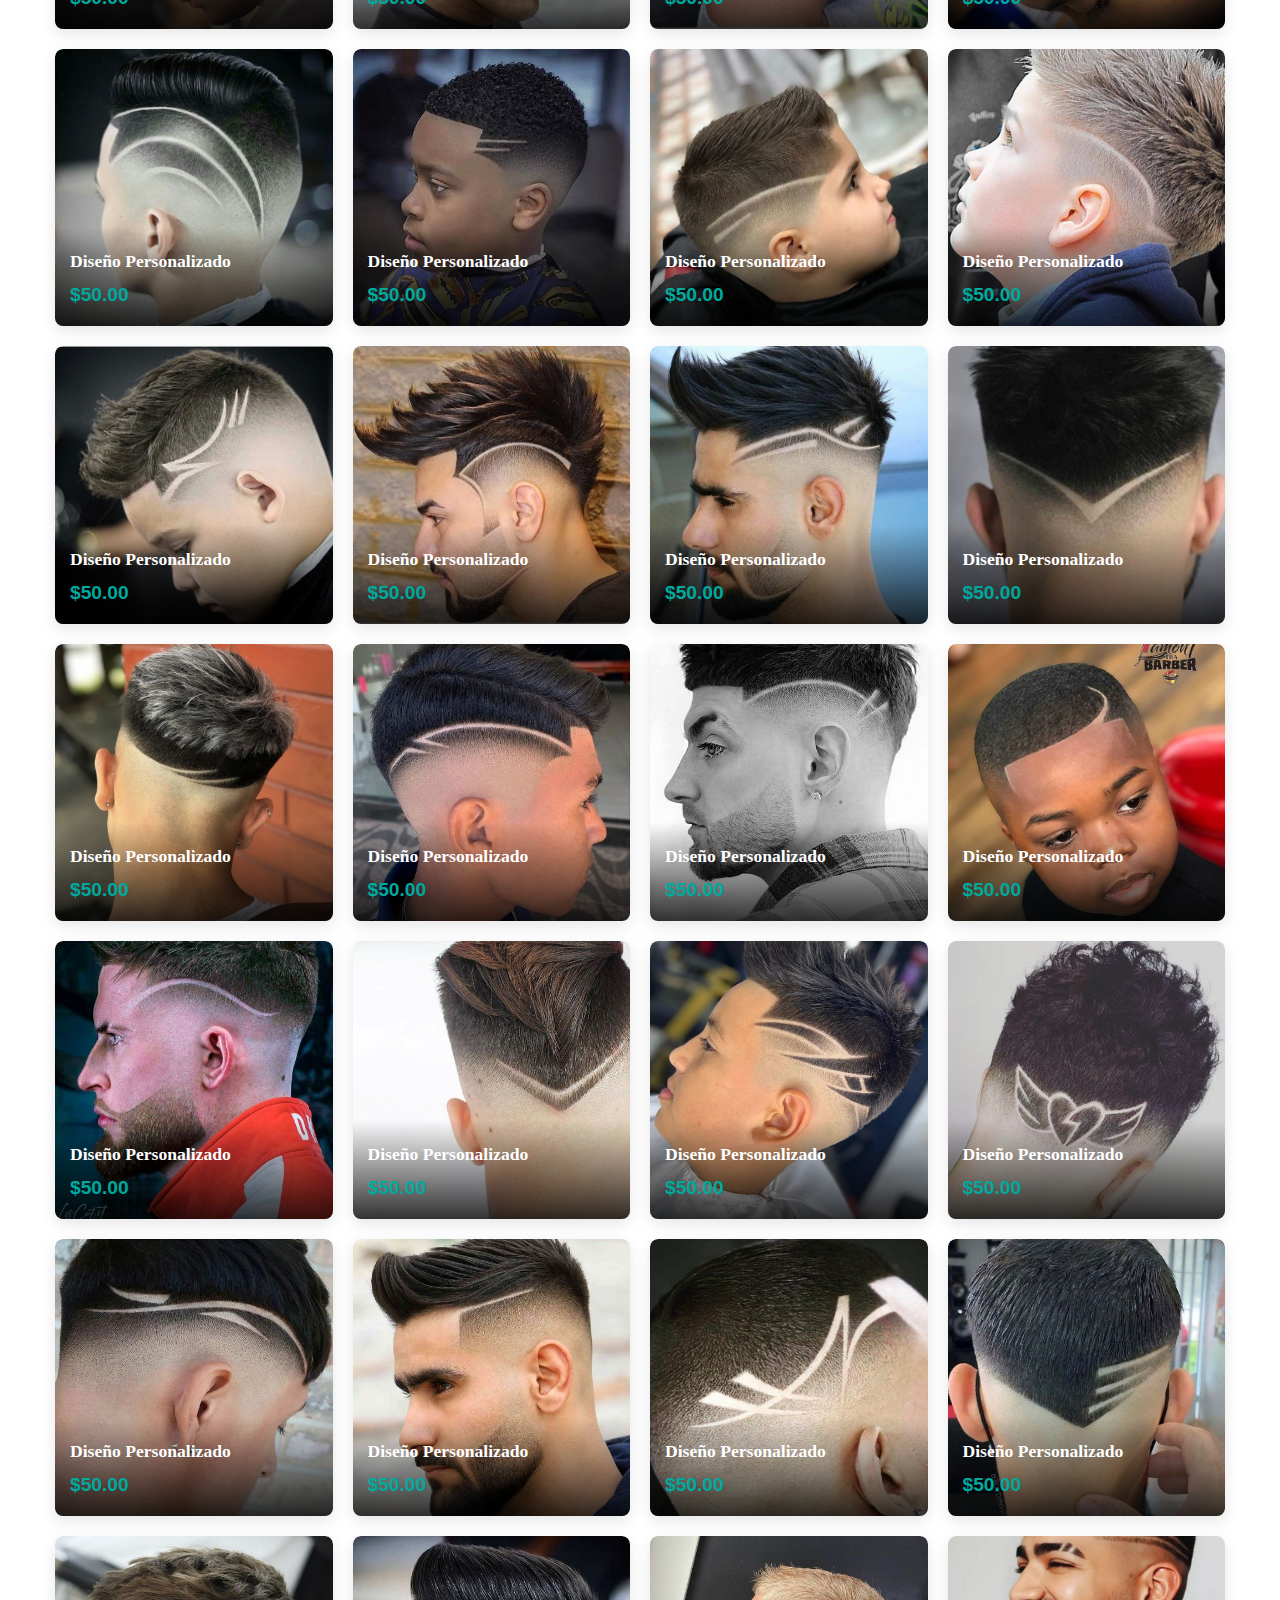
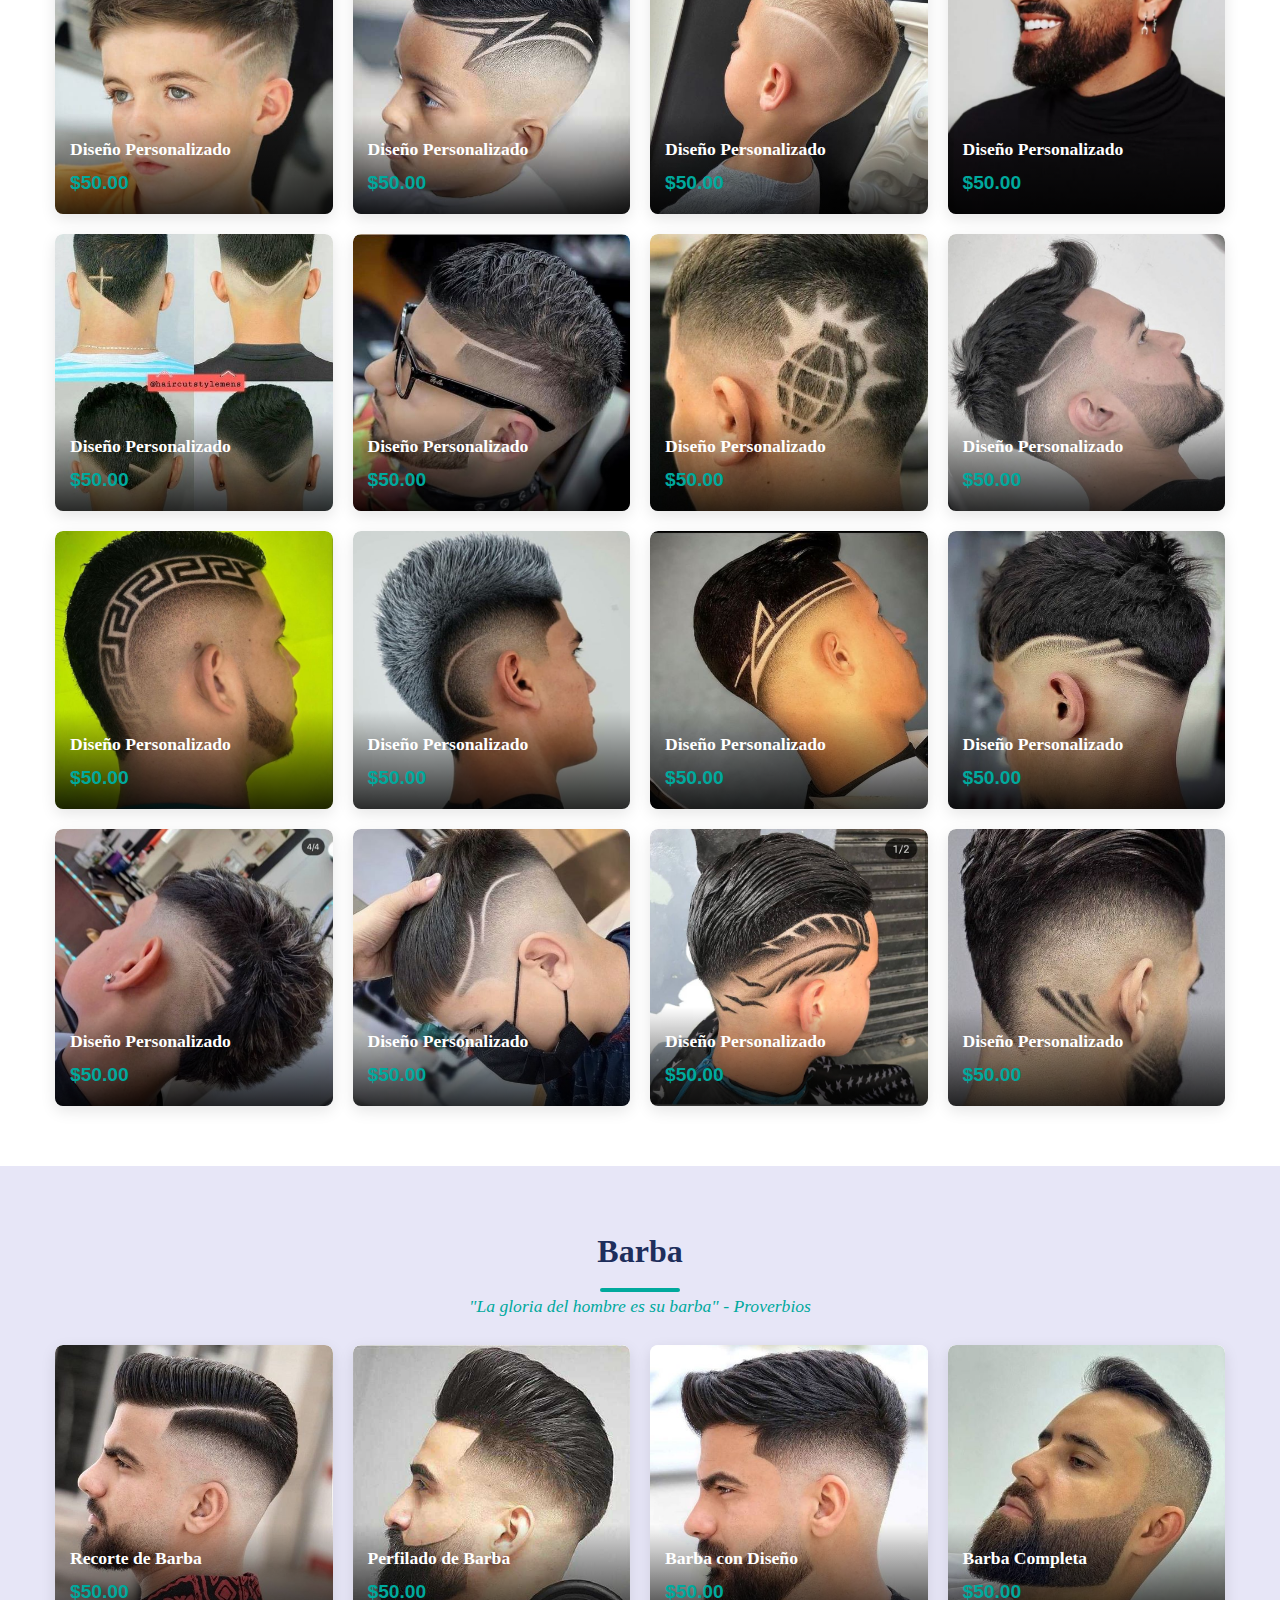
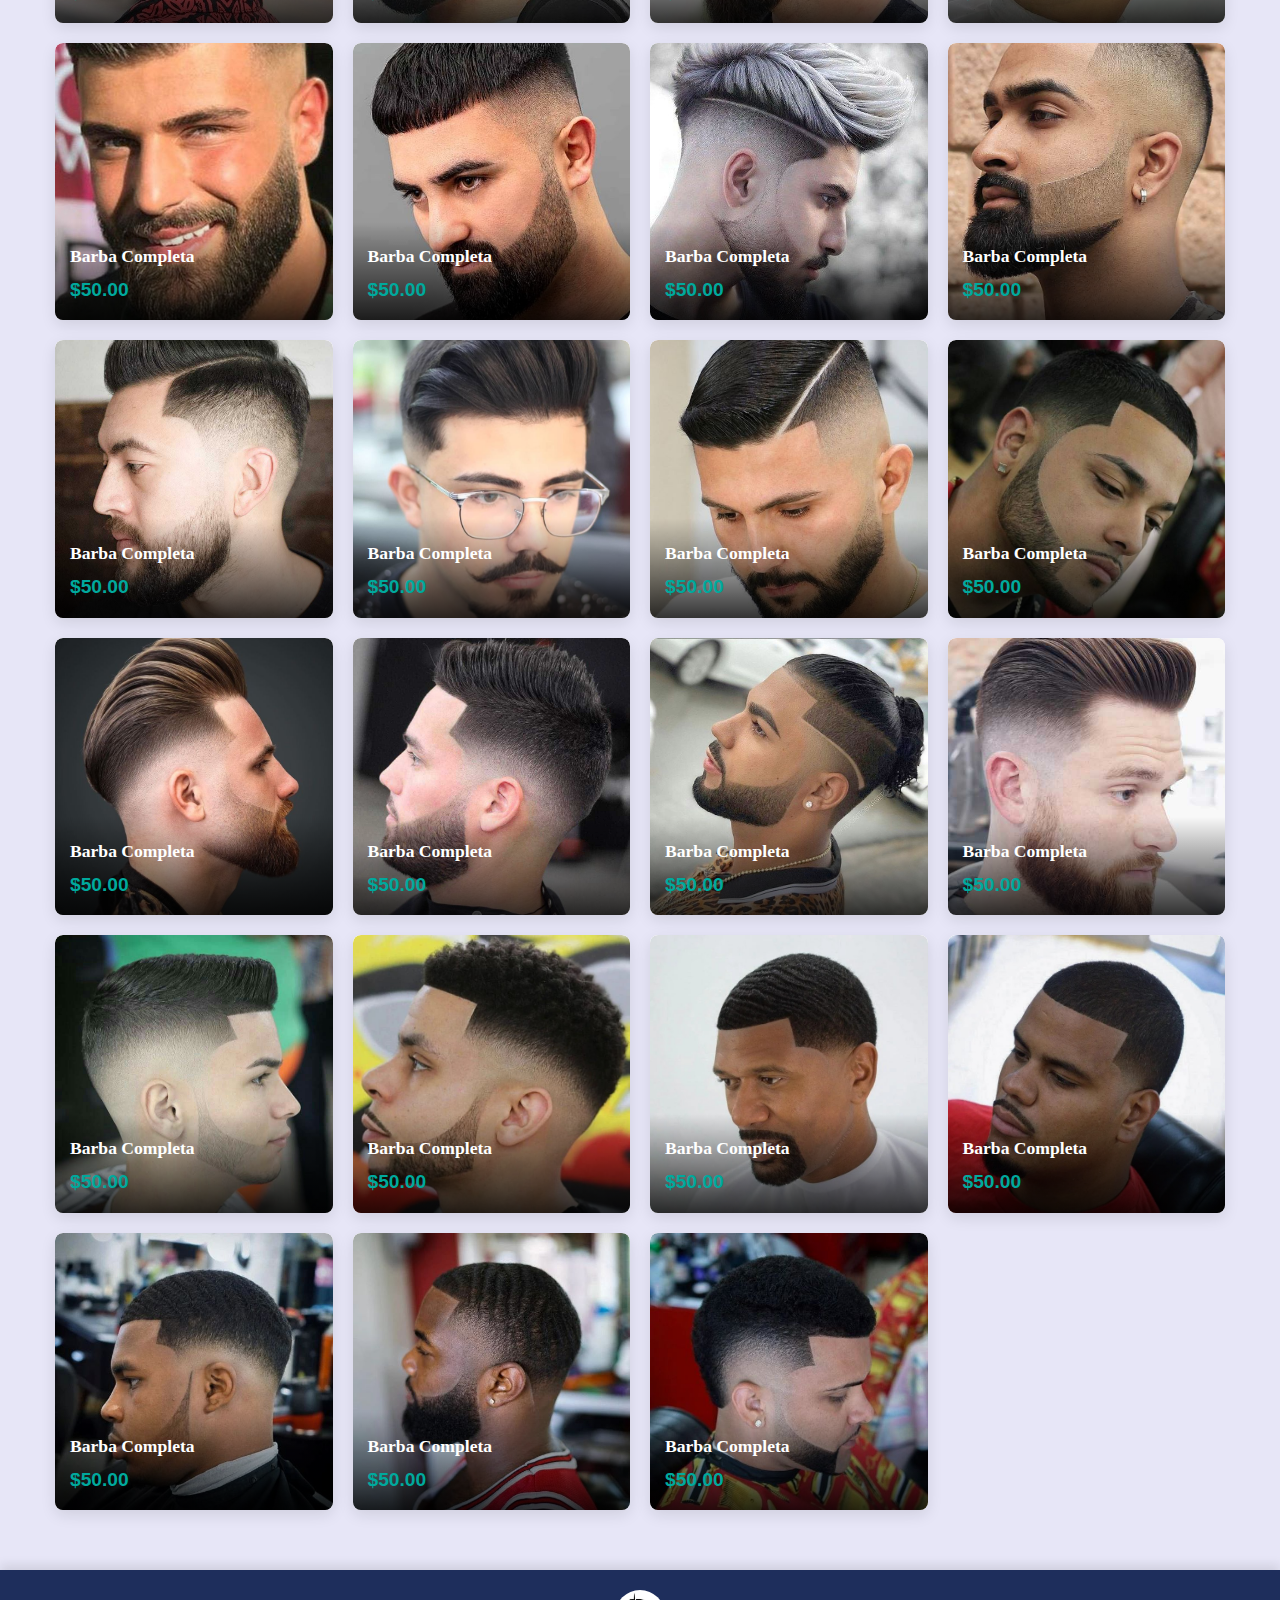
<file: galeria.html>
<!DOCTYPE html>
<html lang="es">
<head>
    <meta charset="UTF-8">
    <meta name="viewport" content="width=device-width, initial-scale=1.0">
    <title>Barbería Renovado</title>
    <link rel="icon" href="./img/logo 1.jpg" type="image/jpg">
    <link rel="stylesheet" href="styles.css">
    <link rel="preconnect" href="https://fonts.googleapis.com">
    <link rel="preconnect" href="https://fonts.gstatic.com" crossorigin>
    <link href="https://fonts.googleapis.com/css2?family=Lato:wght@300;400;700&family=Playfair+Display:ital,wght@0,400;0,500;0,600;0,700;1,400;1,500&display=swap" rel="stylesheet">
    
    <!-- PWA: Enlaces para el manifest y los íconos -->
    <link rel="manifest" href="./manifest.json">
    <meta name="theme-color" content="#00a99d">
    <link rel="apple-touch-icon" href="./img/icon-192.png">
    <meta name="apple-mobile-web-app-capable" content="yes">
    <meta name="apple-mobile-web-app-status-bar-style" content="black-translucent">
</head>
<body>
    <header>
        <div class="container header-container">
            <div class="logo-container">
                <img src="./img/logo.png" alt="Logo Renovado" class="logo-img">
                <h1>Renovado</h1>
            </div>
            <button class="menu-toggle" aria-label="Abrir menú">
                <span class="bar"></span>
                <span class="bar"></span>
                <span class="bar"></span>
            </button>
        </div>
    </header>

    <nav class="menu">
        <div class="menu-header">
            <h2>Menú</h2>
            <button class="menu-close" aria-label="Cerrar menú">✕</button>
        </div>
        <ul>
            <li><a href="index.html" class="menu-link">Inicio</a></li>
            <li><a href="#ninos" class="menu-link">Cortes para Niños</a></li>
            <li><a href="#clasicos" class="menu-link">Cortes Clásicos</a></li>
            <li><a href="#degradados" class="menu-link">Degradados</a></li>
            <li><a href="#afro" class="menu-link">Afro</a></li>
            <li><a href="#disenos" class="menu-link">Diseños</a></li>
            <li><a href="#barba" class="menu-link">Barba</a></li>
        </ul>
    </nav>
    
    <div class="overlay"></div>

    <main>
        <section class="gallery-header section-light">
            <div class="container">
                <h1 class="page-title">Galería de Renovación</h1>
                <p class="bible-verse">"Porque somos hechura suya, creados en Cristo Jesús para buenas obras" - Efesios 2:10</p>
                <p class="gallery-intro">Explora nuestra colección de estilos que reflejan la excelencia y el cuidado con el que servimos a cada cliente. Cada corte es una oportunidad para renovar tu imagen y elevar tu confianza.</p>
            </div>
        </section>

        <section id="ninos" class="gallery-section section-white">
            <div class="container">
                <h2>Cortes para Niños</h2>
                <p class="section-verse">"Dejad a los niños venir a mí" - Marcos 10:14</p>
                <div class="gallery">
                    <div class="gallery-item">
                        <img src="./img/niños/004.jpg" alt="Corte para niño 1">
                        <div class="image-info">
                            <h3>Corte Infantil Básico</h3>
                            <p>$100.00</p>
                        </div>
                    </div>
                    <div class="gallery-item">
                        <img src="./img/niños/007.jpg" alt="Corte para niño 2">
                        <div class="image-info">
                            <h3>Corte Escolar</h3>
                            <p>$100.00</p>
                        </div>
                    </div>
                    <div class="gallery-item">
                        <img src="./img/niños/009.jpg" alt="Corte para niño 3">
                        <div class="image-info">
                            <h3>Corte Deportivo</h3>
                            <p>$100.00</p>
                        </div>
                    </div>
                    <div class="gallery-item">
                        <img src="./img/niños/014.jpg" alt="Corte para niño 4">
                        <div class="image-info">
                            <h3>Corte con Diseño</h3>
                            <p>$100.00</p>
                        </div>
                    </div>
                    <div class="gallery-item">
                        <img src="./img/niños/016.jpg" alt="Corte para niño 5">
                        <div class="image-info">
                            <h3>Corte con Diseño</h3>
                            <p>$100.00</p>
                        </div>
                    </div>
                    <div class="gallery-item">
                        <img src="./img/niños/020.jpg" alt="Corte para niño 6">
                        <div class="image-info">
                            <h3>Corte con Diseño</h3>
                            <p>$100.000</p>
                        </div>
                    </div>
                    <div class="gallery-item">
                        <img src="./img/niños/021.jpg" alt="Corte para niño 7">
                        <div class="image-info">
                            <h3>Corte con Diseño</h3>
                            <p>$100.00</p>
                        </div>
                    </div>
                    <div class="gallery-item">
                        <img src="./img/niños/027.jpg" alt="Corte para niño 8">
                        <div class="image-info">
                            <h3>Corte con Diseño</h3>
                            <p>$100.00</p>
                        </div>
                    </div>
                    <div class="gallery-item">
                        <img src="./img/niños/030.jpg" alt="Corte para niño 8">
                        <div class="image-info">
                            <h3>Corte con Diseño</h3>
                            <p>$100.00</p>
                        </div>
                    </div>
                    <div class="gallery-item">
                        <img src="./img/niños/032.jpg" alt="Corte para niño 8">
                        <div class="image-info">
                            <h3>Corte con Diseño</h3>
                            <p>$100.00</p>
                        </div>
                    </div>
                    <div class="gallery-item">
                        <img src="./img/niños/035.jpg" alt="Corte para niño 8">
                        <div class="image-info">
                            <h3>Corte con Diseño</h3>
                            <p>$100.00</p>
                        </div>
                    </div>
                    <div class="gallery-item">
                        <img src="./img/niños/038.jpg" alt="Corte para niño 8">
                        <div class="image-info">
                            <h3>Corte con Diseño</h3>
                            <p>$100.00</p>
                        </div>
                    </div>
                    <div class="gallery-item">
                        <img src="./img/niños/055.jpg" alt="Corte para niño 8">
                        <div class="image-info">
                            <h3>Corte con Diseño</h3>
                            <p>$100.00</p>
                        </div>
                    </div>
                    <div class="gallery-item">
                        <img src="./img/niños/058.jpg" alt="Corte para niño 8">
                        <div class="image-info">
                            <h3>Corte con Diseño</h3>
                            <p>$100.00</p>
                        </div>
                    </div>
                    <div class="gallery-item">
                        <img src="./img/niños/061.jpg" alt="Corte para niño 8">
                        <div class="image-info">
                            <h3>Corte con Diseño</h3>
                            <p>$100.00</p>
                        </div>
                    </div>
                    <div class="gallery-item">
                        <img src="./img/niños/067.jpg" alt="Corte para niño 8">
                        <div class="image-info">
                            <h3>Corte con Diseño</h3>
                            <p>$100.00</p>
                        </div>
                    </div>
                    <div class="gallery-item">
                        <img src="./img/niños/069.jpg" alt="Corte para niño 8">
                        <div class="image-info">
                            <h3>Corte con Diseño</h3>
                            <p>$100.00</p>
                        </div>
                    </div>
                    <div class="gallery-item">
                        <img src="./img/niños/070.jpg" alt="Corte para niño 8">
                        <div class="image-info">
                            <h3>Corte con Diseño</h3>
                            <p>$100.00</p>
                        </div>
                    </div>
                    <div class="gallery-item">
                        <img src="./img/niños/075.jpg" alt="Corte para niño 8">
                        <div class="image-info">
                            <h3>Corte con Diseño</h3>
                            <p>$100.00</p>
                        </div>
                    </div>
                    <div class="gallery-item">
                        <img src="./img/niños/080.jpg" alt="Corte para niño 8">
                        <div class="image-info">
                            <h3>Corte con Diseño</h3>
                            <p>$100.00</p>
                        </div>
                    </div>
                    <div class="gallery-item">
                        <img src="./img/niños/083.jpg" alt="Corte para niño 8">
                        <div class="image-info">
                            <h3>Corte con Diseño</h3>
                            <p>$100.00</p>
                        </div>
                    </div>
                    <div class="gallery-item">
                        <img src="./img/niños/084.jpg" alt="Corte para niño 8">
                        <div class="image-info">
                            <h3>Corte con Diseño</h3>
                            <p>$100.00</p>
                        </div>
                    </div>
                    <div class="gallery-item">
                        <img src="./img/niños/087.jpg" alt="Corte para niño 8">
                        <div class="image-info">
                            <h3>Corte con Diseño</h3>
                            <p>$100.00</p>
                        </div>
                    </div>
                    <div class="gallery-item">
                        <img src="./img/niños/089.jpg" alt="Corte para niño 8">
                        <div class="image-info">
                            <h3>Corte con Diseño</h3>
                            <p>$100.00</p>
                        </div>
                    </div>
                    <div class="gallery-item">
                        <img src="./img/niños/097.jpg" alt="Corte para niño 8">
                        <div class="image-info">
                            <h3>Corte con Diseño</h3>
                            <p>$100.00</p>
                        </div>
                    </div>
                    <div class="gallery-item">
                        <img src="./img/niños/103.jpg" alt="Corte para niño 8">
                        <div class="image-info">
                            <h3>Corte con Diseño</h3>
                            <p>$100.00</p>
                        </div>
                    </div>
                    <div class="gallery-item">
                        <img src="./img/niños/111.jpg" alt="Corte para niño 8">
                        <div class="image-info">
                            <h3>Corte con Diseño</h3>
                            <p>$100.00</p>
                        </div>
                    </div>
                    <div class="gallery-item">
                        <img src="./img/niños/125.jpg" alt="Corte para niño 8">
                        <div class="image-info">
                            <h3>Corte con Diseño</h3>
                            <p>$100.00</p>
                        </div>
                    </div>
                    <div class="gallery-item">
                        <img src="./img/niños/126.jpg" alt="Corte para niño 8">
                        <div class="image-info">
                            <h3>Corte con Diseño</h3>
                            <p>$100.00</p>
                        </div>
                    </div>
                    <div class="gallery-item">
                        <img src="./img/niños/128.jpg" alt="Corte para niño 8">
                        <div class="image-info">
                            <h3>Corte con Diseño</h3>
                            <p>$100.00</p>
                        </div>
                    </div>
                    <div class="gallery-item">
                        <img src="./img/niños/137.jpg" alt="Corte para niño 8">
                        <div class="image-info">
                            <h3>Corte con Diseño</h3>
                            <p>$100.00</p>
                        </div>
                    </div>
                    <div class="gallery-item">
                        <img src="./img/niños/141.jpg" alt="Corte para niño 8">
                        <div class="image-info">
                            <h3>Corte con Diseño</h3>
                            <p>$100.00</p>
                        </div>
                    </div>
                    <div class="gallery-item">
                        <img src="./img/niños/144.jpg" alt="Corte para niño 8">
                        <div class="image-info">
                            <h3>Corte con Diseño</h3>
                            <p>$100.00</p>
                        </div>
                    </div>
                    <div class="gallery-item">
                        <img src="./img/niños/146.jpg" alt="Corte para niño 8">
                        <div class="image-info">
                            <h3>Corte con Diseño</h3>
                            <p>$100.00</p>
                        </div>
                    </div>
                    <div class="gallery-item">
                        <img src="./img/niños/148.jpg" alt="Corte para niño 8">
                        <div class="image-info">
                            <h3>Corte con Diseño</h3>
                            <p>$100.00</p>
                        </div>
                    </div>
                    <div class="gallery-item">
                        <img src="./img/niños/149.jpg" alt="Corte para niño 8">
                        <div class="image-info">
                            <h3>Corte con Diseño</h3>
                            <p>$100.00</p>
                        </div>
                    </div>
                    <div class="gallery-item">
                        <img src="./img/niños/170.jpg" alt="Corte para niño 8">
                        <div class="image-info">
                            <h3>Corte con Diseño</h3>
                            <p>$100.00</p>
                        </div>
                    </div>
                </div>
            </div>
        </section>

        <section id="clasicos" class="gallery-section section-light">
            <div class="container">
                <h2>Cortes Clásicos</h2>
                <p class="section-verse">"Todo lo hizo hermoso en su tiempo" - Eclesiastés 3:11</p>
                <div class="gallery">
                    <div class="gallery-item">
                        <img src="./img/clasicos/200.jpg" alt="Corte clásico 1">
                        <div class="image-info">
                            <h3>Corte Clásico</h3>
                            <p>$150.00</p>
                        </div>
                    </div>
                    <div class="gallery-item">
                        <img src="./img/clasicos/201.jpg" alt="Corte clásico 2">
                        <div class="image-info">
                            <h3>Corte Ejecutivo</h3>
                            <p>$150.00</p>
                        </div>
                    </div>
                    <div class="gallery-item">
                        <img src="./img/clasicos/202.jpg" alt="Corte clásico 3">
                        <div class="image-info">
                            <h3>Corte Formal</h3>
                            <p>$150.00</p>
                        </div>
                    </div>
                    <div class="gallery-item">
                        <img src="./img/clasicos/203.jpg" alt="Corte clásico 4">
                        <div class="image-info">
                            <h3>Corte Elegante</h3>
                            <p>$150.00</p>
                        </div>
                    </div>
                    <div class="gallery-item">
                        <img src="./img/clasicos/204.jpg" alt="Corte clásico 4">
                        <div class="image-info">
                            <h3>Corte Elegante</h3>
                            <p>$150.00</p>
                        </div>
                    </div>
                </div>
            </div>
        </section>

        <section id="degradados" class="gallery-section section-white">
            <div class="container">
                <h2>Degradados</h2>
                <p class="section-verse">"De gloria en gloria" - 2 Corintios 3:18</p>
                <div class="gallery">
                    <div class="gallery-item">
                        <img src="./img/degradados/000.png" alt="Degradado 1">
                        <div class="image-info">
                            <h3>Fade Bajo</h3>
                            <p>$150.00</p>
                        </div>
                    </div>
                    <div class="gallery-item">
                        <img src="./img/degradados/017.jpg" alt="Degradado 2">
                        <div class="image-info">
                            <h3>Fade Medio</h3>
                            <p>$150.00</p>
                        </div>
                    </div>
                    <div class="gallery-item">
                        <img src="./img/degradados/018.jpg" alt="Degradado 3">
                        <div class="image-info">
                            <h3>Fade Alto</h3>
                            <p>$150.00</p>
                        </div>
                    </div>
                    <div class="gallery-item">
                        <img src="./img/degradados/024.jpg" alt="Degradado 4">
                        <div class="image-info">
                            <h3>Fade con Diseño</h3>
                            <p>$150.00</p>
                        </div>
                    </div>
                    <div class="gallery-item">
                        <img src="./img/degradados/031.png" alt="Degradado 4">
                        <div class="image-info">
                            <h3>Fade con Diseño</h3>
                            <p>$150.00</p>
                        </div>
                    </div>
                    <div class="gallery-item">
                        <img src="./img/degradados/042.png" alt="Degradado 4">
                        <div class="image-info">
                            <h3>Fade con Diseño</h3>
                            <p>$150.00</p>
                        </div>
                    </div>
                    <div class="gallery-item">
                        <img src="./img/degradados/050.png" alt="Degradado 4">
                        <div class="image-info">
                            <h3>Fade con Diseño</h3>
                            <p>$150.00</p>
                        </div>
                    </div>
                    <div class="gallery-item">
                        <img src="./img/degradados/053.png" alt="Degradado 4">
                        <div class="image-info">
                            <h3>Fade con Diseño</h3>
                            <p>$150.00</p>
                        </div>
                    </div>
                    <div class="gallery-item">
                        <img src="./img/degradados/054.png" alt="Degradado 4">
                        <div class="image-info">
                            <h3>Fade con Diseño</h3>
                            <p>$150.00</p>
                        </div>
                    </div>
                    <div class="gallery-item">
                        <img src="./img/degradados/057.png" alt="Degradado 4">
                        <div class="image-info">
                            <h3>Fade con Diseño</h3>
                            <p>$150.00</p>
                        </div>
                    </div>
                    <div class="gallery-item">
                        <img src="./img/degradados/059.jpg" alt="Degradado 4">
                        <div class="image-info">
                            <h3>Fade con Diseño</h3>
                            <p>$150.00</p>
                        </div>
                    </div>
                    <div class="gallery-item">
                        <img src="./img/degradados/062.jpg" alt="Degradado 4">
                        <div class="image-info">
                            <h3>Fade con Diseño</h3>
                            <p>$150.00</p>
                        </div>
                    </div>
                    <div class="gallery-item">
                        <img src="./img/degradados/064.jpg" alt="Degradado 4">
                        <div class="image-info">
                            <h3>Fade con Diseño</h3>
                            <p>$150.00</p>
                        </div>
                    </div>
                    <div class="gallery-item">
                        <img src="./img/degradados/068.jpg" alt="Degradado 4">
                        <div class="image-info">
                            <h3>Fade con Diseño</h3>
                            <p>$150.00</p>
                        </div>
                    </div>
                    <div class="gallery-item">
                        <img src="./img/degradados/071.jpg" alt="Degradado 4">
                        <div class="image-info">
                            <h3>Fade con Diseño</h3>
                            <p>$150.00</p>
                        </div>
                    </div>
                    <div class="gallery-item">
                        <img src="./img/degradados/076.png" alt="Degradado 4">
                        <div class="image-info">
                            <h3>Fade con Diseño</h3>
                            <p>$150.00</p>
                        </div>
                    </div>
                    <div class="gallery-item">
                        <img src="./img/degradados/077.png" alt="Degradado 4">
                        <div class="image-info">
                            <h3>Fade con Diseño</h3>
                            <p>$150.00</p>
                        </div>
                    </div>
                    <div class="gallery-item">
                        <img src="./img/degradados/079.png" alt="Degradado 4">
                        <div class="image-info">
                            <h3>Fade con Diseño</h3>
                            <p>$150.00</p>
                        </div>
                    </div>
                    <div class="gallery-item">
                        <img src="./img/degradados/082.jpg" alt="Degradado 4">
                        <div class="image-info">
                            <h3>Fade con Diseño</h3>
                            <p>$150.00</p>
                        </div>
                    </div>
                    <div class="gallery-item">
                        <img src="./img/degradados/092.png" alt="Degradado 4">
                        <div class="image-info">
                            <h3>Fade con Diseño</h3>
                            <p>$150.00</p>
                        </div>
                    </div>
                    <div class="gallery-item">
                        <img src="./img/degradados/094.png" alt="Degradado 4">
                        <div class="image-info">
                            <h3>Fade con Diseño</h3>
                            <p>$150.00</p>
                        </div>
                    </div>
                    <div class="gallery-item">
                        <img src="./img/degradados/095.png" alt="Degradado 4">
                        <div class="image-info">
                            <h3>Fade con Diseño</h3>
                            <p>$150.00</p>
                        </div>
                    </div>
                    <div class="gallery-item">
                        <img src="./img/degradados/099.png" alt="Degradado 4">
                        <div class="image-info">
                            <h3>Fade con Diseño</h3>
                            <p>$150.00</p>
                        </div>
                    </div>
                    <div class="gallery-item">
                        <img src="./img/degradados/101.png" alt="Degradado 4">
                        <div class="image-info">
                            <h3>Fade con Diseño</h3>
                            <p>$150.00</p>
                        </div>
                    </div>
                    <div class="gallery-item">
                        <img src="./img/degradados/104.png" alt="Degradado 4">
                        <div class="image-info">
                            <h3>Fade con Diseño</h3>
                            <p>$150.00</p>
                        </div>
                    </div>
                    <div class="gallery-item">
                        <img src="./img/degradados/108.jpg" alt="Degradado 4">
                        <div class="image-info">
                            <h3>Fade con Diseño</h3>
                            <p>$150.00</p>
                        </div>
                    </div>
                    <div class="gallery-item">
                        <img src="./img/degradados/109.jpg" alt="Degradado 4">
                        <div class="image-info">
                            <h3>Fade con Diseño</h3>
                            <p>$150.00</p>
                        </div>
                    </div>
                    <div class="gallery-item">
                        <img src="./img/degradados/110.png" alt="Degradado 4">
                        <div class="image-info">
                            <h3>Fade con Diseño</h3>
                            <p>$150.00</p>
                        </div>
                    </div>
                    <div class="gallery-item">
                        <img src="./img/degradados/115.jpg" alt="Degradado 4">
                        <div class="image-info">
                            <h3>Fade con Diseño</h3>
                            <p>$150.00</p>
                        </div>
                    </div>
                    <div class="gallery-item">
                        <img src="./img/degradados/122.jpg" alt="Degradado 4">
                        <div class="image-info">
                            <h3>Fade con Diseño</h3>
                            <p>$150.00</p>
                        </div>
                    </div>
                    <div class="gallery-item">
                        <img src="./img/degradados/131.png" alt="Degradado 4">
                        <div class="image-info">
                            <h3>Fade con Diseño</h3>
                            <p>$150.00</p>
                        </div>
                    </div>
                    <div class="gallery-item">
                        <img src="./img/degradados/133.jpg" alt="Degradado 4">
                        <div class="image-info">
                            <h3>Fade con Diseño</h3>
                            <p>$150.00</p>
                        </div>
                    </div>
                    <div class="gallery-item">
                        <img src="./img/degradados/140.jpg" alt="Degradado 4">
                        <div class="image-info">
                            <h3>Fade con Diseño</h3>
                            <p>$150.00</p>
                        </div>
                    </div>
                    <div class="gallery-item">
                        <img src="./img/degradados/142.jpg" alt="Degradado 4">
                        <div class="image-info">
                            <h3>Fade con Diseño</h3>
                            <p>$150.00</p>
                        </div>
                    </div>
                    <div class="gallery-item">
                        <img src="./img/degradados/143.jpg" alt="Degradado 4">
                        <div class="image-info">
                            <h3>Fade con Diseño</h3>
                            <p>$150.00</p>
                        </div>
                    </div>
                    <div class="gallery-item">
                        <img src="./img/degradados/154.jpg" alt="Degradado 4">
                        <div class="image-info">
                            <h3>Fade con Diseño</h3>
                            <p>$150.00</p>
                        </div>
                    </div>
                    <div class="gallery-item">
                        <img src="./img/degradados/155.jpg" alt="Degradado 4">
                        <div class="image-info">
                            <h3>Fade con Diseño</h3>
                            <p>$150.00</p>
                        </div>
                    </div>
                    <div class="gallery-item">
                        <img src="./img/degradados/161.jpg" alt="Degradado 4">
                        <div class="image-info">
                            <h3>Fade con Diseño</h3>
                            <p>$150.00</p>
                        </div>
                    </div>
                    <div class="gallery-item">
                        <img src="./img/degradados/163.jpg" alt="Degradado 4">
                        <div class="image-info">
                            <h3>Fade con Diseño</h3>
                            <p>$150.00</p>
                        </div>
                    </div>
                    <div class="gallery-item">
                        <img src="./img/degradados/165.png" alt="Degradado 4">
                        <div class="image-info">
                            <h3>Fade con Diseño</h3>
                            <p>$150.00</p>
                        </div>
                    </div>
                    <div class="gallery-item">
                        <img src="./img/degradados/168.jpg" alt="Degradado 4">
                        <div class="image-info">
                            <h3>Fade con Diseño</h3>
                            <p>$150.00</p>
                        </div>
                    </div>
                    <div class="gallery-item">
                        <img src="./img/degradados/172.jpg" alt="Degradado 4">
                        <div class="image-info">
                            <h3>Fade con Diseño</h3>
                            <p>$150.00</p>
                        </div>
                    </div>
                    <div class="gallery-item">
                        <img src="./img/degradados/176.jpg" alt="Degradado 4">
                        <div class="image-info">
                            <h3>Fade con Diseño</h3>
                            <p>$150.00</p>
                        </div>
                    </div>
                    <div class="gallery-item">
                        <img src="./img/degradados/177.jpg" alt="Degradado 4">
                        <div class="image-info">
                            <h3>Fade con Diseño</h3>
                            <p>$150.00</p>
                        </div>
                    </div>
                    <div class="gallery-item">
                        <img src="./img/degradados/178.jpg" alt="Degradado 4">
                        <div class="image-info">
                            <h3>Fade con Diseño</h3>
                            <p>$150.00</p>
                        </div>
                    </div>
                    <div class="gallery-item">
                        <img src="./img/degradados/179.jpg" alt="Degradado 4">
                        <div class="image-info">
                            <h3>Fade con Diseño</h3>
                            <p>$150.00</p>
                        </div>
                    </div>
                    <div class="gallery-item">
                        <img src="./img/degradados/180.jpg" alt="Degradado 4">
                        <div class="image-info">
                            <h3>Fade con Diseño</h3>
                            <p>$150.00</p>
                        </div>
                    </div>
                    <div class="gallery-item">
                        <img src="./img/degradados/181.jpg" alt="Degradado 4">
                        <div class="image-info">
                            <h3>Fade con Diseño</h3>
                            <p>$150.00</p>
                        </div>
                    </div>
                    <div class="gallery-item">
                        <img src="./img/degradados/182.jpg" alt="Degradado 4">
                        <div class="image-info">
                            <h3>Fade con Diseño</h3>
                            <p>$150.00</p>
                        </div>
                    </div>
                    <div class="gallery-item">
                        <img src="./img/degradados/183.jpg" alt="Degradado 4">
                        <div class="image-info">
                            <h3>Fade con Diseño</h3>
                            <p>$150.00</p>
                        </div>
                    </div>
                    <div class="gallery-item">
                        <img src="./img/degradados/184.jpg" alt="Degradado 4">
                        <div class="image-info">
                            <h3>Fade con Diseño</h3>
                            <p>$150.00</p>
                        </div>
                    </div>
                    <div class="gallery-item">
                        <img src="./img/degradados/185.jpg" alt="Degradado 4">
                        <div class="image-info">
                            <h3>Fade con Diseño</h3>
                            <p>$150.00</p>
                        </div>
                    </div>
                    <div class="gallery-item">
                        <img src="./img/degradados/186.jpg" alt="Degradado 4">
                        <div class="image-info">
                            <h3>Fade con Diseño</h3>
                            <p>$150.00</p>
                        </div>
                    </div>
                    <div class="gallery-item">
                        <img src="./img/degradados/187.jpg" alt="Degradado 4">
                        <div class="image-info">
                            <h3>Fade con Diseño</h3>
                            <p>$150.00</p>
                        </div>
                    </div>
                </div>
            </div>
        </section>

        <section id="afro" class="gallery-section section-light">
            <div class="container">
                <h2>Afro</h2>
                <p class="section-verse">"La diversidad es parte de la creación divina" - 1 Corintios 12:4-6</p>
                <div class="gallery">
                    <div class="gallery-item">
                        <img src="./img/afro/051.png" alt="Afro 1">
                        <div class="image-info">
                            <h3>Afro Natural</h3>
                            <p>$150.00</p>
                        </div>
                    </div>
                    <div class="gallery-item">
                        <img src="./img/afro/156.jpg" alt="Afro 2">
                        <div class="image-info">
                            <h3>Afro con Fade</h3>
                            <p>$150.00</p>
                        </div>
                    </div>
                    <div class="gallery-item">
                        <img src="./img/afro/157.jpg" alt="Afro 3">
                        <div class="image-info">
                            <h3>Afro con Diseño</h3>
                            <p>$150.00</p>
                        </div>
                    </div>
                    <div class="gallery-item">
                        <img src="./img/afro/158.jpg" alt="Afro 4">
                        <div class="image-info">
                            <h3>Afro Estilizado</h3>
                            <p>$150.00</p>
                        </div>
                    </div>
                    <div class="gallery-item">
                        <img src="./img/afro/159.jpg" alt="Afro 4">
                        <div class="image-info">
                            <h3>Afro Estilizado</h3>
                            <p>$150.00</p>
                        </div>
                    </div>
                    <div class="gallery-item">
                        <img src="./img/afro/164.jpg" alt="Afro 4">
                        <div class="image-info">
                            <h3>Afro Estilizado</h3>
                            <p>$150.00</p>
                        </div>
                    </div>
                    <div class="gallery-item">
                        <img src="./img/afro/166.jpg" alt="Afro 4">
                        <div class="image-info">
                            <h3>Afro Estilizado</h3>
                            <p>$150.00</p>
                        </div>
                    </div>
                    <div class="gallery-item">
                        <img src="./img/afro/171.jpg" alt="Afro 4">
                        <div class="image-info">
                            <h3>Afro Estilizado</h3>
                            <p>$150.00</p>
                        </div>
                    </div>
                    <div class="gallery-item">
                        <img src="./img/afro/175.jpg" alt="Afro 4">
                        <div class="image-info">
                            <h3>Afro Estilizado</h3>
                            <p>$150.00</p>
                        </div>
                    </div>
                    
                </div>
            </div>
        </section>

        <section id="disenos" class="gallery-section section-white">
            <div class="container">
                <h2>Diseños</h2>
                <p class="section-verse">"Dotados de toda habilidad artística" - Éxodo 35:35</p>
                <div class="gallery">
                    <div class="gallery-item">
                        <img src="./img/diseño/001.jpg" alt="Diseño 1">
                        <div class="image-info">
                            <h3>Diseño Básico</h3>
                            <p>$50.00</p>
                        </div>
                    </div>
                    <div class="gallery-item">
                        <img src="./img/diseño/003.jpg" alt="Diseño 2">
                        <div class="image-info">
                            <h3>Diseño Geométrico</h3>
                            <p>$50.00</p>
                        </div>
                    </div>
                    <div class="gallery-item">
                        <img src="./img/diseño/005.jpg" alt="Diseño 3">
                        <div class="image-info">
                            <h3>Diseño Artístico</h3>
                            <p>$50.00</p>
                        </div>
                    </div>
                    <div class="gallery-item">
                        <img src="./img/diseño/006.jpg" alt="Diseño 4">
                        <div class="image-info">
                            <h3>Diseño Personalizado</h3>
                            <p>$50.00</p>
                        </div>
                    </div>
                    <div class="gallery-item">
                        <img src="./img/diseño/008.jpg" alt="Diseño 4">
                        <div class="image-info">
                            <h3>Diseño Personalizado</h3>
                            <p>$50.00</p>
                        </div>
                    </div>
                    <div class="gallery-item">
                        <img src="./img/diseño/011.jpg" alt="Diseño 4">
                        <div class="image-info">
                            <h3>Diseño Personalizado</h3>
                            <p>$50.00</p>
                        </div>
                    </div>
                    <div class="gallery-item">
                        <img src="./img/diseño/013.jpg" alt="Diseño 4">
                        <div class="image-info">
                            <h3>Diseño Personalizado</h3>
                            <p>$50.00</p>
                        </div>
                    </div>
                    <div class="gallery-item">
                        <img src="./img/diseño/015.jpg" alt="Diseño 4">
                        <div class="image-info">
                            <h3>Diseño Personalizado</h3>
                            <p>$50.00</p>
                        </div>
                    </div>
                    <div class="gallery-item">
                        <img src="./img/diseño/019.jpg" alt="Diseño 4">
                        <div class="image-info">
                            <h3>Diseño Personalizado</h3>
                            <p>$50.00</p>
                        </div>
                    </div>
                    <div class="gallery-item">
                        <img src="./img/diseño/023.jpg" alt="Diseño 4">
                        <div class="image-info">
                            <h3>Diseño Personalizado</h3>
                            <p>$50.00</p>
                        </div>
                    </div>
                    <div class="gallery-item">
                        <img src="./img/diseño/028.jpg" alt="Diseño 4">
                        <div class="image-info">
                            <h3>Diseño Personalizado</h3>
                            <p>$50.00</p>
                        </div>
                    </div>
                    <div class="gallery-item">
                        <img src="./img/diseño/034.jpg" alt="Diseño 4">
                        <div class="image-info">
                            <h3>Diseño Personalizado</h3>
                            <p>$50.00</p>
                        </div>
                    </div>
                    <div class="gallery-item">
                        <img src="./img/diseño/036.jpg" alt="Diseño 4">
                        <div class="image-info">
                            <h3>Diseño Personalizado</h3>
                            <p>$50.00</p>
                        </div>
                    </div>
                    <div class="gallery-item">
                        <img src="./img/diseño/039.jpg" alt="Diseño 4">
                        <div class="image-info">
                            <h3>Diseño Personalizado</h3>
                            <p>$50.00</p>
                        </div>
                    </div>
                    <div class="gallery-item">
                        <img src="./img/diseño/040.jpg" alt="Diseño 4">
                        <div class="image-info">
                            <h3>Diseño Personalizado</h3>
                            <p>$50.00</p>
                        </div>
                    </div>
                    <div class="gallery-item">
                        <img src="./img/diseño/044.jpg" alt="Diseño 4">
                        <div class="image-info">
                            <h3>Diseño Personalizado</h3>
                            <p>$50.00</p>
                        </div>
                    </div>
                    <div class="gallery-item">
                        <img src="./img/diseño/045.jpg" alt="Diseño 4">
                        <div class="image-info">
                            <h3>Diseño Personalizado</h3>
                            <p>$50.00</p>
                        </div>
                    </div>
                    <div class="gallery-item">
                        <img src="./img/diseño/049.jpg" alt="Diseño 4">
                        <div class="image-info">
                            <h3>Diseño Personalizado</h3>
                            <p>$50.00</p>
                        </div>
                    </div>
                     <div class="gallery-item">
                        <img src="./img/diseño/056.jpg" alt="Diseño 4">
                        <div class="image-info">
                            <h3>Diseño Personalizado</h3>
                            <p>$50.00</p>
                        </div>
                    </div>
                    <div class="gallery-item">
                        <img src="./img/diseño/060.jpg" alt="Diseño 4">
                        <div class="image-info">
                            <h3>Diseño Personalizado</h3>
                            <p>$50.00</p>
                        </div>
                    </div>
                     <div class="gallery-item">
                        <img src="./img/diseño/066.jpg" alt="Diseño 4">
                        <div class="image-info">
                            <h3>Diseño Personalizado</h3>
                            <p>$50.00</p>
                        </div>
                    </div>
                    <div class="gallery-item">
                        <img src="./img/diseño/072.jpg" alt="Diseño 4">
                        <div class="image-info">
                            <h3>Diseño Personalizado</h3>
                            <p>$50.00</p>
                        </div>
                    </div>
                    <div class="gallery-item">
                        <img src="./img/diseño/078.jpg" alt="Diseño 4">
                        <div class="image-info">
                            <h3>Diseño Personalizado</h3>
                            <p>$50.00</p>
                        </div>
                    </div>
                    <div class="gallery-item">
                        <img src="./img/diseño/085.jpg" alt="Diseño 4">
                        <div class="image-info">
                            <h3>Diseño Personalizado</h3>
                            <p>$50.00</p>
                        </div>
                    </div>
                    <div class="gallery-item">
                        <img src="./img/diseño/086.jpg" alt="Diseño 4">
                        <div class="image-info">
                            <h3>Diseño Personalizado</h3>
                            <p>$50.00</p>
                        </div>
                    </div>
                    <div class="gallery-item">
                        <img src="./img/diseño/088.jpg" alt="Diseño 4">
                        <div class="image-info">
                            <h3>Diseño Personalizado</h3>
                            <p>$50.00</p>
                        </div>
                    </div>
                    <div class="gallery-item">
                        <img src="./img/diseño/090.jpg" alt="Diseño 4">
                        <div class="image-info">
                            <h3>Diseño Personalizado</h3>
                            <p>$50.00</p>
                        </div>
                    </div>
                    <div class="gallery-item">
                        <img src="./img/diseño/091.jpg" alt="Diseño 4">
                        <div class="image-info">
                            <h3>Diseño Personalizado</h3>
                            <p>$50.00</p>
                        </div>
                    </div>
                    <div class="gallery-item">
                        <img src="./img/diseño/098.jpg" alt="Diseño 4">
                        <div class="image-info">
                            <h3>Diseño Personalizado</h3>
                            <p>$50.00</p>
                        </div>
                    </div>
                    <div class="gallery-item">
                        <img src="./img/diseño/100.jpg" alt="Diseño 4">
                        <div class="image-info">
                            <h3>Diseño Personalizado</h3>
                            <p>$50.00</p>
                        </div>
                    </div>
                    <div class="gallery-item">
                        <img src="./img/diseño/105.jpg" alt="Diseño 4">
                        <div class="image-info">
                            <h3>Diseño Personalizado</h3>
                            <p>$50.00</p>
                        </div>
                    </div>
                    <div class="gallery-item">
                        <img src="./img/diseño/106.jpg" alt="Diseño 4">
                        <div class="image-info">
                            <h3>Diseño Personalizado</h3>
                            <p>$50.00</p>
                        </div>
                    </div>
                    <div class="gallery-item">
                        <img src="./img/diseño/112.jpg" alt="Diseño 4">
                        <div class="image-info">
                            <h3>Diseño Personalizado</h3>
                            <p>$50.00</p>
                        </div>
                    </div>
                    <div class="gallery-item">
                        <img src="./img/diseño/114.jpg" alt="Diseño 4">
                        <div class="image-info">
                            <h3>Diseño Personalizado</h3>
                            <p>$50.00</p>
                        </div>
                    </div>
                    <div class="gallery-item">
                        <img src="./img/diseño/116.jpg" alt="Diseño 4">
                        <div class="image-info">
                            <h3>Diseño Personalizado</h3>
                            <p>$50.00</p>
                        </div>
                    </div>
                    <div class="gallery-item">
                        <img src="./img/diseño/117.jpg" alt="Diseño 4">
                        <div class="image-info">
                            <h3>Diseño Personalizado</h3>
                            <p>$50.00</p>
                        </div>
                    </div>
                    <div class="gallery-item">
                        <img src="./img/diseño/118.jpg" alt="Diseño 4">
                        <div class="image-info">
                            <h3>Diseño Personalizado</h3>
                            <p>$50.00</p>
                        </div>
                    </div>
                    <div class="gallery-item">
                        <img src="./img/diseño/119.jpg" alt="Diseño 4">
                        <div class="image-info">
                            <h3>Diseño Personalizado</h3>
                            <p>$50.00</p>
                        </div>
                    </div>
                    <div class="gallery-item">
                        <img src="./img/diseño/120.jpg" alt="Diseño 4">
                        <div class="image-info">
                            <h3>Diseño Personalizado</h3>
                            <p>$50.00</p>
                        </div>
                    </div>
                     <div class="gallery-item">
                        <img src="./img/diseño/121.jpg" alt="Diseño 4">
                        <div class="image-info">
                            <h3>Diseño Personalizado</h3>
                            <p>$50.00</p>
                        </div>
                    </div>
                    <div class="gallery-item">
                        <img src="./img/diseño/123.jpg" alt="Diseño 4">
                        <div class="image-info">
                            <h3>Diseño Personalizado</h3>
                            <p>$50.00</p>
                        </div>
                    </div>
                    <div class="gallery-item">
                        <img src="./img/diseño/124.jpg" alt="Diseño 4">
                        <div class="image-info">
                            <h3>Diseño Personalizado</h3>
                            <p>$50.00</p>
                        </div>
                    </div>
                    <div class="gallery-item">
                        <img src="./img/diseño/130.jpg" alt="Diseño 4">
                        <div class="image-info">
                            <h3>Diseño Personalizado</h3>
                            <p>$50.00</p>
                        </div>
                    </div>
                     <div class="gallery-item">
                        <img src="./img/diseño/132.jpg" alt="Diseño 4">
                        <div class="image-info">
                            <h3>Diseño Personalizado</h3>
                            <p>$50.00</p>
                        </div>
                    </div>
                    <div class="gallery-item">
                        <img src="./img/diseño/134.jpg" alt="Diseño 4">
                        <div class="image-info">
                            <h3>Diseño Personalizado</h3>
                            <p>$50.00</p>
                        </div>
                    </div>
                    <div class="gallery-item">
                        <img src="./img/diseño/135.jpg" alt="Diseño 4">
                        <div class="image-info">
                            <h3>Diseño Personalizado</h3>
                            <p>$50.00</p>
                        </div>
                    </div>
                    <div class="gallery-item">
                        <img src="./img/diseño/136.jpg" alt="Diseño 4">
                        <div class="image-info">
                            <h3>Diseño Personalizado</h3>
                            <p>$50.00</p>
                        </div>
                    </div>
                    <div class="gallery-item">
                        <img src="./img/diseño/138.jpg" alt="Diseño 4">
                        <div class="image-info">
                            <h3>Diseño Personalizado</h3>
                            <p>$50.00</p>
                        </div>
                    </div>
                    <div class="gallery-item">
                        <img src="./img/diseño/139.jpg" alt="Diseño 4">
                        <div class="image-info">
                            <h3>Diseño Personalizado</h3>
                            <p>$50.00</p>
                        </div>
                    </div>
                    <div class="gallery-item">
                        <img src="./img/diseño/145.jpg" alt="Diseño 4">
                        <div class="image-info">
                            <h3>Diseño Personalizado</h3>
                            <p>$50.00</p>
                        </div>
                    </div>
                    <div class="gallery-item">
                        <img src="./img/diseño/147.jpg" alt="Diseño 4">
                        <div class="image-info">
                            <h3>Diseño Personalizado</h3>
                            <p>$50.00</p>
                        </div>
                    </div>
                    <div class="gallery-item">
                        <img src="./img/diseño/151.jpg" alt="Diseño 4">
                        <div class="image-info">
                            <h3>Diseño Personalizado</h3>
                            <p>$50.00</p>
                        </div>
                    </div>
                    
                </div>
            </div>
        </section>

        <section id="barba" class="gallery-section section-light">
            <div class="container">
                <h2>Barba</h2>
                <p class="section-verse">"La gloria del hombre es su barba" - Proverbios</p>
                <div class="gallery">
                    <div class="gallery-item">
                        <img src="./img/barba/002.jpg" alt="Barba 1">
                        <div class="image-info">
                            <h3>Recorte de Barba</h3>
                            <p>$50.00</p>
                        </div>
                    </div>
                    <div class="gallery-item">
                        <img src="./img/barba/010.png" alt="Barba 2">
                        <div class="image-info">
                            <h3>Perfilado de Barba</h3>
                            <p>$50.00</p>
                        </div>
                    </div>
                    <div class="gallery-item">
                        <img src="./img/barba/012.jpg" alt="Barba 3">
                        <div class="image-info">
                            <h3>Barba con Diseño</h3>
                            <p>$50.00</p>
                        </div>
                    </div>
                    <div class="gallery-item">
                        <img src="./img/barba/022.jpg" alt="Barba 4">
                        <div class="image-info">
                            <h3>Barba Completa</h3>
                            <p>$50.00</p>
                        </div>
                    </div>
                    <div class="gallery-item">
                        <img src="./img/barba/026.jpg" alt="Barba 4">
                        <div class="image-info">
                            <h3>Barba Completa</h3>
                            <p>$50.00</p>
                        </div>
                    </div>
                    <div class="gallery-item">
                        <img src="./img/barba/029.jpg" alt="Barba 4">
                        <div class="image-info">
                            <h3>Barba Completa</h3>
                            <p>$50.00</p>
                        </div>
                    </div>
                    <div class="gallery-item">
                        <img src="./img/barba/043.jpg" alt="Barba 4">
                        <div class="image-info">
                            <h3>Barba Completa</h3>
                            <p>$50.00</p>
                        </div>
                    </div>
                    <div class="gallery-item">
                        <img src="./img/barba/048.jpg" alt="Barba 4">
                        <div class="image-info">
                            <h3>Barba Completa</h3>
                            <p>$50.00</p>
                        </div>
                    </div>
                    <div class="gallery-item">
                        <img src="./img/barba/052.png" alt="Barba 4">
                        <div class="image-info">
                            <h3>Barba Completa</h3>
                            <p>$50.00</p>
                        </div>
                    </div>
                    <div class="gallery-item">
                        <img src="./img/barba/065.jpg" alt="Barba 4">
                        <div class="image-info">
                            <h3>Barba Completa</h3>
                            <p>$50.00</p>
                        </div>
                    </div>
                    <div class="gallery-item">
                        <img src="./img/barba/073.jpg" alt="Barba 4">
                        <div class="image-info">
                            <h3>Barba Completa</h3>
                            <p>$50.00</p>
                        </div>
                    </div>
                    <div class="gallery-item">
                        <img src="./img/barba/081.jpg" alt="Barba 4">
                        <div class="image-info">
                            <h3>Barba Completa</h3>
                            <p>$50.00</p>
                        </div>
                    </div>
                    <div class="gallery-item">
                        <img src="./img/barba/096.jpg" alt="Barba 4">
                        <div class="image-info">
                            <h3>Barba Completa</h3>
                            <p>$50.00</p>
                        </div>
                    </div>
                    <div class="gallery-item">
                        <img src="./img/barba/102.png" alt="Barba 4">
                        <div class="image-info">
                            <h3>Barba Completa</h3>
                            <p>$50.00</p>
                        </div>
                    </div>
                    <div class="gallery-item">
                        <img src="./img/barba/107.jpg" alt="Barba 4">
                        <div class="image-info">
                            <h3>Barba Completa</h3>
                            <p>$50.00</p>
                        </div>
                    </div>
                    <div class="gallery-item">
                        <img src="./img/barba/113.png" alt="Barba 4">
                        <div class="image-info">
                            <h3>Barba Completa</h3>
                            <p>$50.00</p>
                        </div>
                    </div>
                    <div class="gallery-item">
                        <img src="./img/barba/150.jpg" alt="Barba 4">
                        <div class="image-info">
                            <h3>Barba Completa</h3>
                            <p>$50.00</p>
                        </div>
                    </div>
                    <div class="gallery-item">
                        <img src="./img/barba/160.jpg" alt="Barba 4">
                        <div class="image-info">
                            <h3>Barba Completa</h3>
                            <p>$50.00</p>
                        </div>
                    </div>
                    <div class="gallery-item">
                        <img src="./img/barba/162.jpg" alt="Barba 4">
                        <div class="image-info">
                            <h3>Barba Completa</h3>
                            <p>$50.00</p>
                        </div>
                    </div>
                    <div class="gallery-item">
                        <img src="./img/barba/167.jpg" alt="Barba 4">
                        <div class="image-info">
                            <h3>Barba Completa</h3>
                            <p>$50.00</p>
                        </div>
                    </div>
                    <div class="gallery-item">
                        <img src="./img/barba/169.jpg" alt="Barba 4">
                        <div class="image-info">
                            <h3>Barba Completa</h3>
                            <p>$50.00</p>
                        </div>
                    </div>
                    <div class="gallery-item">
                        <img src="./img/barba/173.jpg" alt="Barba 4">
                        <div class="image-info">
                            <h3>Barba Completa</h3>
                            <p>$50.00</p>
                        </div>
                    </div>
                    <div class="gallery-item">
                        <img src="./img/barba/174.jpg" alt="Barba 4">
                        <div class="image-info">
                            <h3>Barba Completa</h3>
                            <p>$50.00</p>
                        </div>
                    </div>
                </div>
            </div>
        </section>
    </main>

    <footer>
        <div class="container">
            <div class="footer-logo">
                <img src="./img/logo 1.jpg" alt="Logo Barbería Cristiana Renovados" class="footer-logo-img">
            </div>
            <p>"Renueva tu imagen, fortalece tu espíritu"</p>
            <p class="copyright">© <span id="current-year"></span> Renovado - Todos los derechos reservados</p>
        </div>
    </footer>

    <!-- Modal para ver imágenes ampliadas -->
    <div id="image-modal" class="modal">
        <span class="modal-close">&times;</span>
        <img class="modal-content" id="modal-img">
        <div id="modal-caption"></div>
        <div id="modal-price"></div>
    </div>

    <script src="script.js"></script>
    <script src="pwa.js"></script>
</body>
</html>
</file>
<file: styles.css>
/* Estilos generales */
* {
  margin: 0;
  padding: 0;
  box-sizing: border-box;
}

:root {
  --primary-color: #00a99d; /* Color turquesa/teal de la imagen */
  --secondary-color: #1e2e5c; /* Azul oscuro de la imagen */
  --light-bg: #e7e6f7; /* Fondo azul claro/menta de la imagen */
  --white: #ffffff;
  --text-color: #1e2e5c; /* Color de texto principal - azul oscuro */
  --light-text: #ffffff; /* Color de texto claro */
  --dark-text: #333333; /* Color de texto oscuro */
  --footer-bg: #1e2e5c; /* Fondo del pie de página - azul oscuro */
  --border-radius: 8px;
  --verse-color: #00a99d; /* Color para versículos bíblicos */

  /* Fuentes */
  --title-font: "Playfair Display", serif;
  --text-font: "Lato", sans-serif;
  --verse-font: "Playfair Display", serif;
}

html {
  scroll-behavior: smooth;
}

body {
  font-family: var(--text-font);
  line-height: 1.6;
  color: var(--text-color);
  background-color: var(--white);
}

h1,
h2,
h3,
h4,
h5,
h6,
strong {
  font-family: var(--title-font);
}

p {
  font-family: var(--text-font);
}

img {
  max-width: 100%;
  height: auto;
  display: block;
}

.container {
  width: 100%;
  max-width: 1200px;
  margin: 0 auto;
  padding: 0 15px;
}

/* Secciones alternadas */
.section-white {
  background-color: var(--white);
  padding: 60px 0;
}

.section-light {
  background-color: var(--light-bg);
  padding: 15px 0 60px 0;
}

/* Encabezado */
header {
  background-color: rgba(233, 232, 248, 0.9);
  color: var(--text-color);
  padding: 8px 0;
  position: sticky;
  top: 0;
  z-index: 100;
  box-shadow: 0 2px 10px rgba(0, 0, 0, 0.1);
}

.header-container {
  display: flex;
  justify-content: space-between;
  align-items: center;
}

/* Contenedor del logo y título */
.logo-container {
  display: flex;
  align-items: center;
  gap: 10px;
}

.logo-img {
  height: 60px;
  width: auto;
}

header h1 {
  font-size: 1.8rem;
  font-weight: bold;
  color: var(--secondary-color);
}

/* Menú hamburguesa */
.menu-toggle {
  display: flex;
  flex-direction: column;
  justify-content: space-between;
  width: 30px;
  height: 21px;
  background: transparent;
  border: none;
  cursor: pointer;
  padding: 0;
}

.bar {
  width: 100%;
  height: 3px;
  background-color: var(--footer-bg);
  border-radius: 3px;
  transition: transform 0.3s ease;
}

/* Menú de navegación */
.menu {
  position: fixed;
  top: 0;
  right: -280px;
  width: 280px;
  height: 100%;
  background-color: var(--white);
  z-index: 200;
  transition: right 0.3s ease;
  box-shadow: -2px 0 10px rgba(0, 0, 0, 0.1);
  color: var(--text-color);
}

.menu.active {
  right: 0;
}

.menu-header {
  display: flex;
  justify-content: space-between;
  align-items: center;
  padding: 20px 15px;
  border-bottom: 1px solid rgba(0, 0, 0, 0.1);
}

.menu-close {
  background: transparent;
  border: none;
  font-size: 1.5rem;
  cursor: pointer;
  color: var(--text-color);
}

.menu ul {
  list-style: none;
}

.menu-link {
  display: block;
  padding: 15px;
  color: var(--text-color);
  text-decoration: none;
  border-bottom: 1px solid rgba(0, 0, 0, 0.1);
  transition: all 0.3s;
}

.menu-link:hover,
.menu-link.active {
  background-color: var(--light-bg);
  padding-left: 20px;
  color: var(--primary-color);
  font-weight: bold;
}

.overlay {
  position: fixed;
  top: 0;
  left: 0;
  width: 100%;
  height: 100%;
  background-color: rgba(0, 0, 0, 0.5);
  z-index: 150;
  opacity: 0;
  visibility: hidden;
  transition: opacity 0.3s;
  backdrop-filter: blur(3px);
}

.overlay.active {
  opacity: 1;
  visibility: visible;
}

/* Sección de introducción */
.intro {
  text-align: center;
  position: relative;
}

.hero-image {
  margin: 0 auto;
  border-radius: var(--border-radius);
  overflow: hidden;
  box-shadow: 0 10px 25px rgba(0, 0, 0, 0.1);
  position: relative;
  height: 250px;
  max-width: 1000px;
}

.hero-image img {
  width: 100%;
  height: 100%;
  object-fit: cover;
  filter: brightness(0.8);
}

/* Nuevo contenedor para el texto del héroe */
.hero-text {
  position: absolute;
  left: 50%;
  top: 45%;
  transform: translate(-50%, -50%);
  z-index: 10;
  color: white;
  text-shadow: 2px 2px 4px rgba(0, 0, 0, 0.5);
  width: 90%;
  max-width: 600px;
}

.hero-text h2 {
  font-size: 2rem;
  font-weight: bold;
  margin-bottom: 10px;
}

.hero-text p {
  font-size: 1.2rem;
}

/* Estilos para la página de galería */
.gallery-header {
  text-align: center;
  padding: 40px 0;
}

.page-title {
  font-size: 2.5rem;
  color: var(--secondary-color);
  margin-bottom: 15px;
}

.page-description {
  font-size: 1.2rem;
  max-width: 800px;
  margin: 0 auto 15px;
  color: var(--text-color);
}

.gallery-intro {
  font-size: 1.1rem;
  max-width: 800px;
  margin: 0 auto;
  color: var(--text-color);
}

/* Versículos bíblicos */
.bible-verse {
  font-style: italic;
  color: var(--verse-color);
  margin: 15px 0;
  font-size: 1.1rem;
  font-family: var(--verse-font);
}

.section-verse {
  text-align: center;
  font-style: italic;
  color: var(--verse-color);
  margin: -15px 0 25px;
  font-size: 1.1rem;
  font-family: var(--verse-font);
}

/* Secciones de galería */
.gallery-section {
  scroll-margin-top: 80px;
}

.gallery-section h2 {
  text-align: center;
  font-size: 2rem;
  margin-bottom: 15px;
  color: var(--secondary-color);
  position: relative;
  padding-bottom: 15px;
}

.gallery-section h2::after {
  content: "";
  position: absolute;
  bottom: 0;
  left: 50%;
  transform: translateX(-50%);
  width: 80px;
  height: 4px;
  background-color: var(--primary-color);
  border-radius: 2px;
}

.gallery {
  display: grid;
  grid-template-columns: repeat(2, 1fr);
  gap: 20px;
}

.gallery-item {
  position: relative;
  aspect-ratio: 1 / 1;
  overflow: hidden;
  border-radius: var(--border-radius);
  box-shadow: 0 5px 15px rgba(0, 0, 0, 0.1);
  transition: all 0.3s ease;
  cursor: pointer;
  background-color: var(--white);
}

.gallery-item:hover {
  transform: translateY(-10px);
  box-shadow: 0 15px 30px rgba(0, 0, 0, 0.15);
}

.gallery-item img {
  width: 100%;
  height: 100%;
  object-fit: cover;
  border-radius: var(--border-radius);
  transition: transform 0.5s ease;
}

.gallery-item:hover img {
  transform: scale(1.05);
}

/* Información de la imagen (nombre y precio) */
.image-info {
  position: absolute;
  bottom: 0;
  left: 0;
  width: 100%;
  background: linear-gradient(to top, rgba(0, 0, 0, 0.8), rgba(0, 0, 0, 0));
  color: white;
  padding: 20px 15px 15px;
  transition: opacity 0.3s;
}

.image-info h3 {
  font-size: 1.1rem;
  margin-bottom: 5px;
}

.image-info p {
  font-size: 1.2rem;
  font-weight: bold;
  color: var(--primary-color);
}

/* Modal para ver imágenes ampliadas */
.modal {
  display: none;
  position: fixed;
  z-index: 300;
  padding: 10px;
  left: 0;
  top: 0;
  width: 100%;
  height: 100%;
  overflow: auto;
  background-color: rgba(0, 0, 0, 0.9);
  backdrop-filter: blur(5px);
}

.modal-content {
  margin: auto;
  display: block;
  width: calc(100% - 20px);
  max-height: 90vh;
  border-radius: var(--border-radius);
  box-shadow: 0 0 30px rgba(255, 255, 255, 0.2);
  animation: zoom 0.3s ease;
  object-fit: contain;
}

@keyframes zoom {
  from {
    transform: scale(0.8);
    opacity: 0;
  }
  to {
    transform: scale(1);
    opacity: 1;
  }
}

#modal-caption,
#modal-price {
  margin: auto;
  display: block;
  width: 80%;
  max-width: 700px;
  text-align: center;
  color: white;
  padding: 10px 0;
}

#modal-caption {
  font-size: 1.3rem;
  font-weight: bold;
  margin-top: 20px;
}

#modal-price {
  font-size: 1.5rem;
  font-weight: bold;
  color: var(--primary-color);
}

.modal-close {
  position: absolute;
  top: 15px;
  right: 25px;
  color: white;
  font-size: 40px;
  font-weight: bold;
  cursor: pointer;
  transition: color 0.3s;
}

.modal-close:hover {
  color: var(--primary-color);
}

/* Estilos para las nuevas secciones de la página de inicio */
.section-title {
  text-align: center;
  font-size: 2rem;
  margin-bottom: 40px;
  color: var(--secondary-color);
  position: relative;
  padding-bottom: 15px;
}

.section-title::after {
  content: "";
  position: absolute;
  bottom: 0;
  left: 50%;
  transform: translateX(-50%);
  width: 80px;
  height: 4px;
  background-color: var(--primary-color);
  border-radius: 2px;
}

/* Sección Sobre Nosotros */
.about-content {
  display: flex;
  flex-direction: column;
  gap: 30px;
}

.about-image {
  flex: 1;
  border-radius: var(--border-radius);
  overflow: hidden;
  box-shadow: 0 10px 25px rgba(0, 0, 0, 0.1);
}

.about-image img {
  width: 100%;
  height: 100%;
  object-fit: cover;
  border-radius: var(--border-radius);
}

.about-text {
  flex: 1;
  display: flex;
  flex-direction: column;
  justify-content: center;
}

.about-text h3 {
  font-size: 1.8rem;
  margin-bottom: 20px;
  color: var(--secondary-color);
}

.about-text p {
  margin-bottom: 20px;
  font-size: 1.1rem;
}

/* Sección Barbero */
.barber-content {
  display: flex;
  flex-direction: column;
  gap: 30px;
}

.barber-image {
  flex: 1;
  border-radius: var(--border-radius);
  overflow: hidden;
  box-shadow: 0 10px 25px rgba(0, 0, 0, 0.1);
}

.barber-image img {
  width: 100%;
  height: 100%;
  object-fit: cover;
  border-radius: var(--border-radius);
}

.barber-text {
  flex: 1;
  display: flex;
  flex-direction: column;
  justify-content: center;
}

.barber-text h3 {
  font-size: 1.8rem;
  margin-bottom: 20px;
  color: var(--secondary-color);
}

.barber-text p {
  margin-bottom: 20px;
  font-size: 1.1rem;
}

/* Sección Servicios */
.services-grid {
  display: grid;
  grid-template-columns: 1fr;
  gap: 30px;
  margin-bottom: 40px;
}

.service-card {
  background-color: var(--white);
  border-radius: var(--border-radius);
  padding: 30px;
  box-shadow: 0 5px 15px rgba(0, 0, 0, 0.05);
  text-align: center;
  transition: transform 0.3s ease, box-shadow 0.3s ease;
}

.service-card:hover {
  transform: translateY(-10px);
  box-shadow: 0 15px 30px rgba(0, 0, 0, 0.1);
}

.service-icon {
  width: 150px;
  height: 150px;
  margin: 0 auto 20px;
  border-radius: 50%;
  overflow: hidden;
  border: 3px solid var(--primary-color);
}

.service-icon img {
  width: 100%;
  height: 100%;
  object-fit: cover;
}

.service-card h3 {
  font-size: 1.5rem;
  margin-bottom: 15px;
  color: var(--secondary-color);
}

.service-card p {
  margin-bottom: 15px;
  font-size: 1rem;
}

.service-price {
  font-size: 1.3rem;
  font-weight: bold;
  color: var(--primary-color);
}

.services-cta {
  text-align: center;
  margin-top: 20px;
}

/* Sección Ubicación */
.location-content {
  display: flex;
  flex-direction: column;
  gap: 30px;
}

.location-info {
  flex: 1;
}

.location-info h3 {
  font-size: 1.8rem;
  margin-bottom: 20px;
  color: var(--secondary-color);
}

.location-info p {
  margin-bottom: 15px;
  font-size: 1.1rem;
}

.location-map {
  flex: 1;
  border-radius: var(--border-radius);
  overflow: hidden;
  box-shadow: 0 10px 25px rgba(0, 0, 0, 0.1);
  position: relative;
}

/* Nuevos estilos para el mapa interactivo */
.map-link {
  display: block;
  position: relative;
  width: 100%;
  height: auto;
  border-radius: var(--border-radius);
  overflow: hidden;
  cursor: pointer;
}

.map-image {
  width: 100%;
  height: 100%;
  object-fit: cover;
  transition: transform 0.3s ease;
}

.map-link:hover .map-image {
  transform: scale(1.05);
}

.map-overlay {
  position: absolute;
  bottom: 0;
  left: 0;
  width: 100%;
  background: linear-gradient(to top, rgba(0, 0, 0, 0.8), rgba(0, 0, 0, 0));
  color: white;
  padding: 20px 15px;
  text-align: center;
  font-weight: bold;
  font-size: 1.2rem;
  transition: opacity 0.3s ease;
}

/* Botones */
.button-container {
  display: inline-block;
  margin-top: 10px;
}

.btn-primary {
  display: inline-block;
  background-color: var(--primary-color);
  color: white;
  padding: 12px 25px;
  border-radius: 30px;
  text-decoration: none;
  font-weight: bold;
  transition: background-color 0.3s, transform 0.3s;
  border: none;
  cursor: pointer;
  box-shadow: 0 4px 10px rgba(0, 169, 157, 0.3);
  white-space: nowrap;
  font-family: var(--text-font);
}

.btn-primary:hover {
  background-color: var(--secondary-color);
  transform: translateY(-3px);
  box-shadow: 0 6px 15px rgba(30, 46, 92, 0.4);
}

/* Pie de página */
footer {
  background-color: var(--footer-bg);
  color: white;
  padding: 20px 0;
  text-align: center;
  margin-top: 0;
  box-shadow: 0 -5px 10px rgba(0, 0, 0, 0.1);
}

/* Nuevo estilo para el logo en el footer */
.footer-logo {
  display: flex;
  justify-content: center;
  margin-bottom: 8px;
}

.footer-logo-img {
  width: 50px;
  height: 50px;
  border-radius: 50%;
  object-fit: cover;
}

footer p {
  margin-bottom: 8px;
  font-size: 1.1rem;
}

.copyright {
  font-size: 0.9rem;
  margin-top: 16px;
  opacity: 0.8;
}

/* Media queries para responsive */
@media (min-width: 768px) {
  .gallery {
    grid-template-columns: repeat(3, 1fr);
  }
  .section-light {
    padding: 60px 0;
  }
  .modal-content {
    max-width: calc(100% - 20px);
  }
  .hero-image {
    height: 400px;
  }

  .hero-text h2 {
    font-size: 3rem;
  }

  .hero-text p {
    font-size: 1.4rem;
  }

  .about-content,
  .barber-content,
  .location-content {
    flex-direction: row;
  }

  .services-grid {
    grid-template-columns: repeat(3, 1fr);
  }

  /* Invertir orden en tablet/desktop para la sección del barbero */
  .barber-content {
    flex-direction: row-reverse;
  }
}

@media (min-width: 992px) {
  .gallery {
    grid-template-columns: repeat(4, 1fr);
  }

  .modal-content {
    max-width: calc(100% - 20px);
  }

  header h1 {
    font-size: 2.2rem;
  }
}

/* Animaciones adicionales */
@keyframes fadeIn {
  from {
    opacity: 0;
  }
  to {
    opacity: 1;
  }
}

.gallery-section {
  animation: fadeIn 1s ease-in-out;
}
</file>
